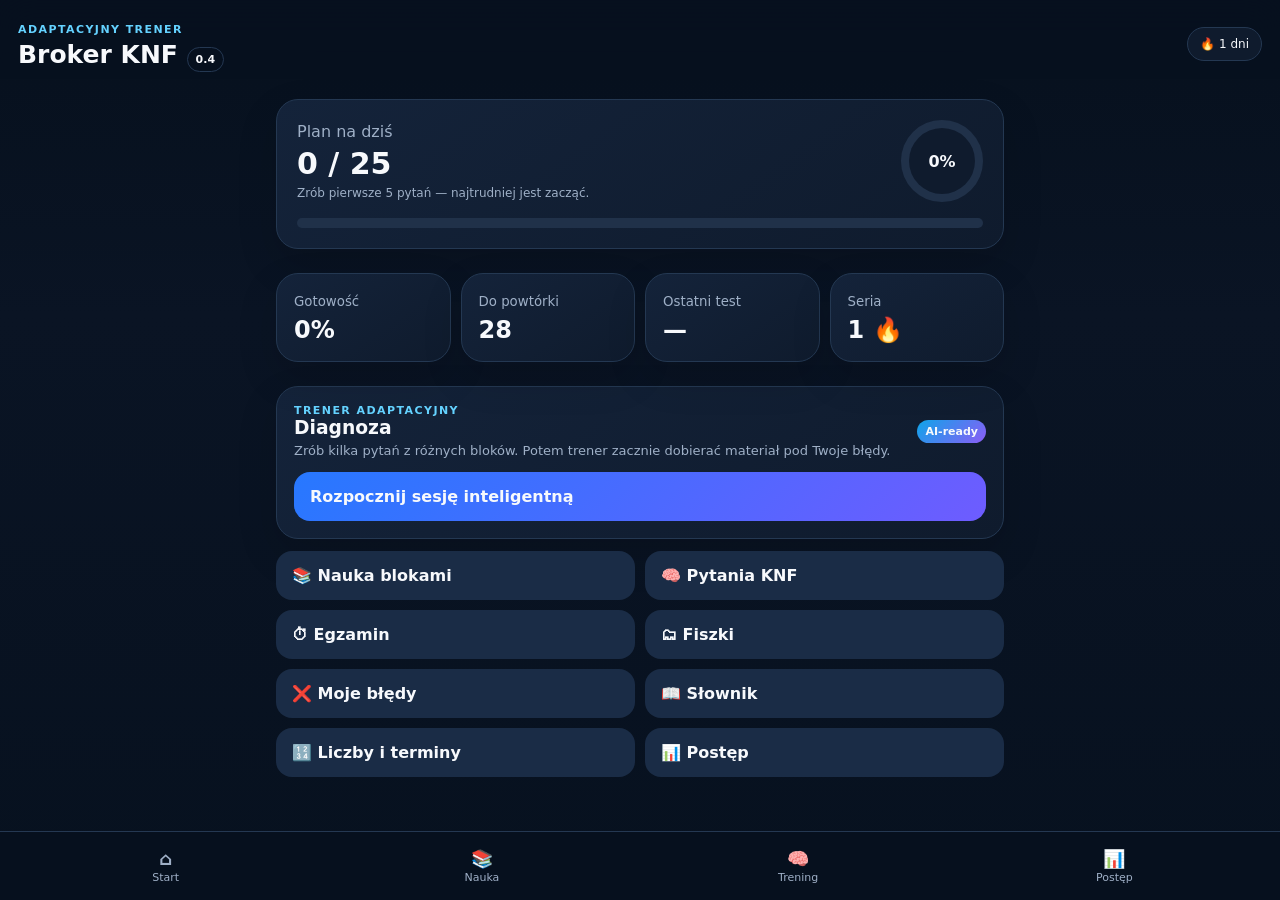
<file: index.html>
<!doctype html>
<html lang="pl">
<head>
<meta charset="utf-8">
<meta name="viewport" content="width=device-width,initial-scale=1,maximum-scale=1,user-scalable=no,viewport-fit=cover">
<meta name="theme-color" content="#0b1220">
<meta name="apple-mobile-web-app-capable" content="yes">
<meta name="apple-mobile-web-app-status-bar-style" content="black-translucent">
<meta name="apple-mobile-web-app-title" content="Broker KNF">
<link rel="manifest" href="manifest.webmanifest">
<link rel="apple-touch-icon" href="icon-192.png">
<title>Broker KNF 0.4</title>
<style>
:root{--bg:#07111f;--panel:#0f1b2d;--panel2:#14233a;--text:#f7f9fc;--muted:#9fb0c7;--accent:#64d2ff;--good:#4ade80;--bad:#fb7185;--warn:#fbbf24;--line:#243852;--r:22px}*{box-sizing:border-box}body{margin:0;font-family:-apple-system,BlinkMacSystemFont,"SF Pro Display",Inter,system-ui,sans-serif;background:linear-gradient(180deg,#06101d,#0a1424 35%,#07111f);color:var(--text);min-height:100vh;padding-bottom:90px}html,body,button,a{touch-action:manipulation}button{font:inherit;color:inherit}.top{padding:calc(18px + env(safe-area-inset-top)) 18px 10px;display:flex;justify-content:space-between;align-items:center;position:sticky;top:0;z-index:5;background:rgba(7,17,31,.88);backdrop-filter:blur(18px)}.brand small,.eyebrow{font-size:11px;letter-spacing:.13em;color:var(--accent);font-weight:800}.brand h1{margin:3px 0 0;font-size:25px}.chip{border:1px solid var(--line);background:var(--panel);padding:9px 12px;border-radius:999px;font-size:12px}.shell{padding:8px 16px 24px;max-width:760px;margin:auto}.view{display:none}.view.active{display:block}.card{background:linear-gradient(145deg,var(--panel2),var(--panel));border:1px solid var(--line);border-radius:var(--r);padding:17px;margin:12px 0;box-shadow:0 16px 40px rgba(0,0,0,.14)}.hero{padding:20px}.heroTop{display:flex;justify-content:space-between;gap:12px;align-items:center}.hero h2{font-size:30px;margin:5px 0}.muted{color:var(--muted)}.ring{width:82px;height:82px;border-radius:50%;display:grid;place-items:center;background:conic-gradient(var(--accent) var(--p,0%),#203149 0);position:relative}.ring:after{content:"";position:absolute;inset:8px;border-radius:50%;background:var(--panel)}.ring span{z-index:1;font-weight:800}.progress{height:10px;background:#203149;border-radius:99px;overflow:hidden}.progress i{display:block;height:100%;width:0;background:linear-gradient(90deg,var(--accent),#a78bfa);border-radius:99px}.grid{display:grid;grid-template-columns:repeat(2,1fr);gap:10px}.metric strong{display:block;font-size:24px;margin-top:6px}.metric small{color:var(--muted)}.actions{display:grid;gap:10px}.btn,button.primary,button.secondary{border:0;border-radius:16px;padding:15px 16px;background:#1a2c46;text-align:left;font-weight:750}.primary{background:linear-gradient(135deg,#2778ff,#6e5cff)!important}.secondary{background:#17263b!important}.btn:active,button:active{transform:scale(.985)}.sectionHead{display:flex;align-items:center;gap:11px;margin:8px 0 12px}.back{width:42px;height:42px;border-radius:14px;border:1px solid var(--line);background:var(--panel);font-size:28px}.sectionHead h2{margin:2px 0}.topic{display:flex;justify-content:space-between;gap:14px;align-items:center}.topic .pct{font-weight:800;color:var(--accent)}.topic h3{margin:0 0 5px}.topic p{margin:0;font-size:13px}.tag{display:inline-block;padding:5px 8px;border-radius:999px;background:#1b3150;color:#b7dafa;font-size:11px;margin-right:5px}.qmeta{display:flex;justify-content:space-between;font-size:12px;color:var(--muted);margin-bottom:10px}.question{font-size:20px;font-weight:750;line-height:1.3;margin:8px 0 16px}.option{width:100%;border:1px solid var(--line);background:#112139;border-radius:15px;padding:13px;margin:6px 0;text-align:left}.option.correct{border-color:var(--good);background:rgba(74,222,128,.11)}.option.wrong{border-color:var(--bad);background:rgba(251,113,133,.11)}.feedback{border-left:3px solid var(--accent);padding:8px 10px 8px 12px;margin-top:10px;line-height:1.38;font-size:14px;background:rgba(100,210,255,.05);border-radius:0 12px 12px 0}.feedback strong{font-size:16px}.answerSummary{display:grid;gap:7px;margin-top:10px}.answerLine{padding:10px 12px;border-radius:12px;background:#101f34;border:1px solid var(--line);font-size:14px}.answerLine.goodLine{border-color:rgba(74,222,128,.5)}.answerLine.badLine{border-color:rgba(251,113,133,.5)}.source{font-size:12px;color:var(--muted);margin-top:8px}.row{display:flex;gap:8px;flex-wrap:wrap}.row button{flex:1;min-width:120px}.good{color:var(--good)}.bad{color:var(--bad)}.warn{color:var(--warn)}.lesson{line-height:1.55}.lesson h3{margin-top:0}.flash{min-height:300px;display:grid;place-items:center;text-align:center;cursor:pointer;padding:28px 22px}.flashInner{width:100%;display:grid;place-items:center;gap:18px}.flash .front{font-size:27px;font-weight:800;line-height:1.25;max-width:620px;margin:auto}.flash .answer{font-size:32px;font-weight:850;color:#dbeafe;line-height:1.2}.flash .flashHint{font-size:13px;color:var(--muted)}.flashActions{margin-top:12px}.hidden{display:none!important}.pill{font-size:11px;padding:5px 8px;border:1px solid var(--line);border-radius:999px}.bottom{position:fixed;left:0;right:0;bottom:0;padding:8px 10px calc(8px + env(safe-area-inset-bottom));display:grid;grid-template-columns:repeat(4,1fr);gap:5px;background:rgba(7,17,31,.93);backdrop-filter:blur(16px);border-top:1px solid var(--line);z-index:10}.bottom button{background:transparent;border:0;padding:8px 3px;font-size:11px;color:var(--muted)}.bottom button b{display:block;font-size:18px;margin-bottom:2px}.modal{position:fixed;inset:0;background:rgba(0,0,0,.64);display:none;align-items:flex-end;z-index:30}.modal.open{display:flex}.sheet{background:#101d30;border-radius:26px 26px 0 0;padding:20px 16px calc(24px + env(safe-area-inset-bottom));width:100%;max-height:88vh;overflow:auto}.sheet textarea{width:100%;min-height:190px;background:#07111f;color:#e6edf8;border:1px solid var(--line);border-radius:15px;padding:12px;font:13px ui-monospace,monospace}.streak{font-weight:800;color:#fbbf24}.tiny{font-size:12px}.empty{text-align:center;color:var(--muted);padding:30px 10px}.examTimer{font-variant-numeric:tabular-nums;font-size:24px;font-weight:800}.danger{background:#492235!important}.aiBadge{background:linear-gradient(135deg,#0ea5e9,#8b5cf6);padding:5px 8px;border-radius:999px;font-size:11px;font-weight:800}a{color:#9bdcff}@media(min-width:700px){.grid{grid-template-columns:repeat(4,1fr)}.actions{grid-template-columns:repeat(2,1fr)}}
.lessonNav{display:flex;gap:7px;overflow-x:auto;padding-bottom:6px;margin-bottom:8px}.lessonNav button{white-space:nowrap;padding:9px 11px;border-radius:999px;border:1px solid var(--line);background:#12233a;font-size:12px}.lessonSection h3{margin:0 0 8px}.lessonSection ul{padding-left:20px;margin-bottom:0}.lessonSection li{margin:7px 0;line-height:1.45}.callout{padding:13px;border:1px solid var(--line);border-radius:14px;background:#0c1a2c;margin:10px 0}.callout.warnbox{border-color:rgba(251,191,36,.45)}.callout.goodbox{border-color:rgba(74,222,128,.45)}details.analysis{margin-top:10px;border:1px solid var(--line);border-radius:12px;padding:9px 11px;background:#0d1b2d}details.analysis summary{cursor:pointer;font-weight:750}.optionExplain{font-size:13px;line-height:1.35;padding:7px 0;border-bottom:1px solid rgba(159,176,199,.12)}.optionExplain:last-child{border-bottom:0}.coverage{font-size:12px;color:var(--muted);margin-top:7px} </style>
</head>
<body>
<header class="top"><div class="brand"><small>ADAPTACYJNY TRENER</small><h1>Broker KNF <span class="pill">0.4</span></h1></div><div class="chip">🔥 <span id="streakTop">0</span> dni</div></header>
<main class="shell">
<section id="dashboard" class="view active">
  <div class="card hero"><div class="heroTop"><div><div class="muted">Plan na dziś</div><h2><span id="todayDone">0</span> / <span id="dailyGoal">25</span></h2><div class="tiny muted" id="motivation">Zacznij od krótkiej sesji.</div></div><div class="ring" id="ring"><span id="readiness">0%</span></div></div><div class="progress" style="margin-top:16px"><i id="todayBar"></i></div></div>
  <div class="grid"><div class="card metric"><small>Gotowość</small><strong id="readyMetric">0%</strong></div><div class="card metric"><small>Do powtórki</small><strong id="dueMetric">0</strong></div><div class="card metric"><small>Ostatni test</small><strong id="lastScore">—</strong></div><div class="card metric"><small>Seria</small><strong><span id="streakMetric">0</span> 🔥</strong></div></div>
  <div class="card"><div class="topic"><div><div class="eyebrow">TRENER ADAPTACYJNY</div><h3 id="coachTitle">Diagnoza</h3><p class="muted" id="coachText">Najpierw poznamy Twoje mocne i słabe obszary.</p></div><span class="aiBadge">AI-ready</span></div><button class="primary" id="smartStart" style="width:100%;margin-top:14px">Rozpocznij sesję inteligentną</button></div>
  <div class="actions"><button class="btn" data-go="learn">📚 Nauka blokami</button><button class="btn" data-go="quiz">🧠 Pytania KNF</button><button class="btn" data-go="exam">⏱ Egzamin</button><button class="btn" data-go="flashcards">🗂 Fiszki</button><button class="btn" data-go="mistakes">❌ Moje błędy</button><button class="btn" data-go="glossary">📖 Słownik</button><button class="btn" data-go="numbers">🔢 Liczby i terminy</button><button class="btn" data-go="stats">📊 Postęp</button></div>
</section>
<section id="learn" class="view"><div class="sectionHead"><button class="back" data-go="dashboard">‹</button><div><div class="eyebrow">PROGRAM NAUKI</div><h2>Bloki tematyczne</h2></div></div><div id="blocks"></div></section>
<section id="lesson" class="view"><div class="sectionHead"><button class="back" data-go="learn">‹</button><div><div class="eyebrow">MIKROLEKCJA</div><h2 id="lessonTitle">Lekcja</h2></div></div><div id="lessonBody"></div></section>
<section id="quiz" class="view"><div class="sectionHead"><button class="back" id="quizBack">‹</button><div><div class="eyebrow" id="quizEyebrow">ADAPTACYJNE PYTANIA</div><h2 id="quizTitle">Trening</h2></div></div><div class="row" id="quizModes"><button class="secondary" id="modeSmart">🎯 Inteligentny</button><button class="secondary" id="modeRandom">🔀 Losowy</button><button class="secondary" id="modeWeak">🩹 Słabe tematy</button></div><div id="quizBox"></div></section>
<section id="exam" class="view"><div class="sectionHead"><button class="back" data-go="dashboard">‹</button><div><div class="eyebrow">SYMULACJA KNF</div><h2>Egzamin</h2></div></div><div class="card"><p>Docelowy format: <strong>100 pytań / 120 minut / próg 75 pkt</strong>. W wersji 0.2 baza jest jeszcze mała, więc symulacja wykorzystuje dostępne pytania.</p><div class="row"><button class="primary" id="startExam">Rozpocznij</button><span class="examTimer" id="timer">120:00</span></div></div><div id="examBox"></div></section>
<section id="flashcards" class="view"><div class="sectionHead"><button class="back" data-go="dashboard">‹</button><div><div class="eyebrow">SPACED REPETITION</div><h2>Fiszki</h2></div></div><div id="flashBox"></div></section>
<section id="mistakes" class="view"><div class="sectionHead"><button class="back" data-go="dashboard">‹</button><div><div class="eyebrow">TWÓJ PROFIL BŁĘDÓW</div><h2>Moje błędy</h2></div></div><div id="mistakesBox"></div></section>
<section id="glossary" class="view"><div class="sectionHead"><button class="back" data-go="dashboard">‹</button><div><div class="eyebrow">SZYBKIE POWTÓRKI</div><h2>Słownik</h2></div></div><div id="glossaryBox"></div></section>
<section id="numbers" class="view"><div class="sectionHead"><button class="back" data-go="dashboard">‹</button><div><div class="eyebrow">PAMIĘCIOWE</div><h2>Liczby i terminy</h2></div></div><div id="numbersBox"></div></section>
<section id="stats" class="view"><div class="sectionHead"><button class="back" data-go="dashboard">‹</button><div><div class="eyebrow">ANALIZA</div><h2>Postęp</h2></div></div><div id="statsBox"></div></section>
</main>
<nav class="bottom"><button data-go="dashboard"><b>⌂</b>Start</button><button data-go="learn"><b>📚</b>Nauka</button><button data-go="quiz"><b>🧠</b>Trening</button><button data-go="stats"><b>📊</b>Postęp</button></nav>
<div class="modal" id="aiModal"><div class="sheet"><div class="topic"><div><div class="eyebrow">TUTOR AI</div><h2 style="margin:3px 0">Pomóż mi zrozumieć</h2></div><button class="back" id="closeAi">×</button></div><p class="muted">Na razie bez płatnego API: aplikacja przygotowuje precyzyjny prompt do ChatGPT. Tutor wykorzystuje dane o Twojej skuteczności w danym bloku, żeby prompt był dopasowany do tego, co sprawia Ci trudność. Bezpłatnie działa przez kopiowanie promptu do ChatGPT.</p><textarea id="aiPrompt"></textarea><div class="row"><button class="primary" id="copyPrompt">Kopiuj prompt</button><button class="secondary" id="openChat">Otwórz ChatGPT</button></div></div></div>
<script>
const SOURCES={"exam":"Rozporządzenie MF z 23.04.2019 r., Dz.U. 2019 poz. 879","distribution":"Ustawa o dystrybucji ubezpieczeń — t.j. Dz.U. 2026 poz. 12 (z późn. zm.)","activity":"Ustawa o działalności ubezpieczeniowej i reasekuracyjnej — t.j. Dz.U. 2025 poz. 1526","mandatory":"Ustawa o ubezpieczeniach obowiązkowych, UFG i PBUK — t.j. Dz.U. 2026 poz. 783","rf":"Ustawa o rozpatrywaniu reklamacji, Rzeczniku Finansowym i FEF — t.j. Dz.U. 2026 poz. 823","kc":"Kodeks cywilny — w szczególności przepisy o czynnościach prawnych, zobowiązaniach i umowie ubezpieczenia","scope":"Załącznik nr 2 do rozporządzenia MF z 23.04.2019 r. — zakres tematów egzaminu"};
const blocks=[{"id":"history","title":"Fundamenty i historia ubezpieczeń","desc":"Funkcje, zasady, historia, rozwój rynku i sens ekonomiczny ubezpieczeń.","priority":2,"lesson":{"intro":"Ten blok porządkuje język całego egzaminu. Zrozumienie po co istnieją ubezpieczenia ułatwia później prawo, produkty i zarządzanie ryzykiem.","sections":[{"title":"1. Mechanizm ubezpieczenia","body":["Ubezpieczenie nie usuwa ryzyka. Organizuje finansowanie skutków zdarzeń losowych przez wspólnotę ryzyka i zakład ubezpieczeń.","Składka jest ceną ochrony, a świadczenie lub odszkodowanie jest wypłacane po zajściu przewidzianego w umowie wypadku ubezpieczeniowego.","W ubezpieczeniach majątkowych kluczowe jest powiązanie świadczenia ze szkodą i zakresem odpowiedzialności; w ubezpieczeniach osobowych świadczenie może być z góry określone."]},{"title":"2. Funkcje ubezpieczeń","body":["Ochronna: zapewnienie ochrony przed finansowymi skutkami ryzyka.","Finansowa: gromadzenie składek i tworzenie funduszy potrzebnych do wypłat oraz prowadzenia działalności.","Prewencyjna: oddziaływanie na ograniczanie częstotliwości lub rozmiaru szkód, np. przez wymagania bezpieczeństwa i ocenę ryzyka."]},{"title":"3. Zasady ochrony","body":["Pewność: ochrona ma być realna i możliwa do wykonania.","Pełność: zakres ochrony powinien odpowiadać potrzebie ubezpieczeniowej w granicach umowy.","Powszechność: ochrona powinna być dostępna dla możliwie szerokiej grupy ryzyk/podmiotów.","Szybkość: likwidacja szkody i wypłata powinny następować sprawnie, z zachowaniem wymogów prawa i umowy."]},{"title":"4. Rozwój współczesnego rynku","body":["Zakres egzaminu obejmuje koncentrację rynku, interwencjonizm państwa, rozwój reasekuracji i działalności lokacyjnej.","Współczesne ubezpieczenia są silnie regulowane, kapitałochłonne i technologiczne. Coraz większą rolę odgrywają dane, automatyzacja, cyberryzyka i rozwiązania cyfrowe."]}],"remember":["Ubezpieczenie transferuje ekonomiczne skutki ryzyka — nie likwiduje samego ryzyka.","Funkcje: ochronna, finansowa, prewencyjna.","Historia i rozwój rynku są wprost wpisane do oficjalnego zakresu egzaminu."],"traps":["Nie utożsamiaj funkcji prewencyjnej z gwarancją, że szkoda nie wystąpi.","Nie myl świadczenia ubezpieczeniowego z odszkodowaniem — w ubezpieczeniach osobowych świadczenie nie musi odpowiadać rozmiarowi szkody."],"example":"Firma może ograniczyć ryzyko pożaru instalując zabezpieczenia (prewencja), a pozostały skutek finansowy przenieść na ubezpieczyciela (transfer).","sources":[{"label":"Oficjalny zakres egzaminu — załącznik nr 2","url":"https://eli.gov.pl/api/acts/DU/2019/879/text.html"}]}},{"id":"civil","title":"Prawo cywilne i umowa ubezpieczenia","desc":"Czynności prawne, zobowiązania, szkoda, OC, zawarcie i wykonywanie umowy ubezpieczenia.","priority":5,"lesson":{"intro":"To jeden z najważniejszych bloków. W pytaniach KNF prawo cywilne jest zwykle testowane przez krótkie sytuacje: kto jest stroną, co było oświadczeniem woli, kiedy powstała odpowiedzialność i jaki jest skutek naruszenia.","sections":[{"title":"1. Zdolność i czynności prawne","body":["Zdolność prawna to możliwość bycia podmiotem praw i obowiązków. Zdolność do czynności prawnych dotyczy samodzielnego kształtowania swojej sytuacji prawnej przez czynności prawne.","Umowa powstaje przez zgodne oświadczenia woli stron. Znaczenie ma również forma czynności, umocowanie przedstawiciela i ewentualne wady oświadczenia woli."]},{"title":"2. Swoboda umów","body":["Strony mogą ułożyć stosunek prawny według swojego uznania, ale treść lub cel nie mogą sprzeciwiać się właściwości stosunku, ustawie ani zasadom współżycia społecznego.","W praktyce ubezpieczeniowej swoboda umów jest ograniczona m.in. przepisami bezwzględnie obowiązującymi, ochroną konsumenta i regulacjami sektorowymi."]},{"title":"3. Szkoda i odpowiedzialność","body":["Odpowiedzialność kontraktowa wiąże się z niewykonaniem lub nienależytym wykonaniem zobowiązania. Odpowiedzialność deliktowa wynika z czynu niedozwolonego.","Przy analizie szkody oddziel zdarzenie, podstawę odpowiedzialności, związek przyczynowy i rozmiar szkody."]},{"title":"4. Umowa ubezpieczenia","body":["Ubezpieczyciel zobowiązuje się — w zakresie działalności swego przedsiębiorstwa — spełnić określone świadczenie w razie zajścia przewidzianego w umowie wypadku, a ubezpieczający zobowiązuje się zapłacić składkę.","OWU porządkują standardową treść ochrony, ale trzeba je czytać razem z polisą, klauzulami, wnioskiem i innymi dokumentami tworzącymi umowę.","Zawsze rozróżniaj: ubezpieczającego, ubezpieczonego, uposażonego/uprawnionego oraz osobę trzecią poszkodowaną."]},{"title":"5. Jak rozwiązywać pytania","body":["Najpierw ustal rodzaj stosunku prawnego.","Potem zidentyfikuj strony i ich role.","Na końcu ustal zdarzenie, obowiązek i konsekwencję prawną. Nie zaczynaj od szukania „znanego słowa” w odpowiedziach."]}],"remember":["Umowa ubezpieczenia = obowiązek ochrony/świadczenia po stronie ubezpieczyciela + obowiązek zapłaty składki po stronie ubezpieczającego.","OWU nie są „całą polisą”; są jednym z elementów treści umowy.","Kontraktowa i deliktowa odpowiedzialność mają inne źródła."],"traps":["Ubezpieczający nie zawsze jest ubezpieczonym.","Poszkodowany z OC nie musi być stroną umowy ubezpieczenia.","Samo wystąpienie szkody nie przesądza jeszcze o odpowiedzialności ubezpieczyciela — trzeba sprawdzić zakres ochrony i przesłanki odpowiedzialności."],"example":"Pracodawca zawiera ubezpieczenie grupowe na rzecz pracowników. Pracodawca może być ubezpieczającym, a pracownicy — ubezpieczonymi.","sources":[{"label":"Kodeks cywilny — tekst aktu","url":"https://eli.gov.pl/eli/DU/1964/93/ogl"},{"label":"Zakres egzaminu","url":"https://eli.gov.pl/api/acts/DU/2019/879/text.html"}]}},{"id":"broker","title":"Broker i dystrybucja ubezpieczeń","desc":"Status brokera, czynności brokerskie, wymagania i potrzeby klienta, etyka i dokumentacja.","priority":5,"lesson":{"intro":"Broker ma reprezentować interes klienta w procesie dystrybucji. Na egzaminie ważniejsze od definicji jest rozumienie sekwencji działania: rozpoznanie potrzeb → analiza rynku → rekomendacja → zawarcie/obsługa → dokumentacja.","sections":[{"title":"1. Dystrybucja ubezpieczeń","body":["Dystrybucja obejmuje czynności prowadzące do zawarcia umowy ubezpieczenia, pomoc w jej administrowaniu i wykonywaniu oraz — w odpowiednim zakresie — pomoc przy roszczeniach.","Broker ubezpieczeniowy jest pośrednikiem działającym na podstawie zezwolenia i wpisu do rejestru, wykonującym czynności brokerskie."]},{"title":"2. Wymagania i potrzeby klienta","body":["Przed zawarciem umowy dystrybutor powinien określić wymagania i potrzeby klienta na podstawie uzyskanych informacji.","Proponowany produkt ma być zgodny z tymi wymaganiami i potrzebami. Jeżeli broker udziela rekomendacji, powinna ona wskazywać, dlaczego rekomendowany produkt najlepiej spełnia potrzeby klienta w ramach przeprowadzonej analizy."]},{"title":"3. Analiza brokerska","body":["W praktyce broker zbiera dane o ryzyku, określa oczekiwany zakres, przygotowuje zapytanie/slip, analizuje oferty i rekomenduje rozwiązanie.","Ważne jest dokumentowanie założeń, kryteriów wyboru oraz różnic między ofertami — to ogranicza ryzyko błędu zawodowego."]},{"title":"4. Etyka i konflikt interesów","body":["Broker powinien identyfikować i ograniczać konflikty interesów, działać profesjonalnie i uczciwie oraz nie pozwalać, by sposób wynagradzania wypaczał rekomendację.","Na egzaminie pytania często przeciwstawiają interes klienta interesowi prowizyjnemu. Sam fakt otrzymywania wynagrodzenia nie zwalnia z obowiązków wobec klienta."]},{"title":"5. Dokumenty brokerskie","body":["Oferta brokerska opisuje usługę brokera. Slip przedstawia ryzyko i oczekiwane warunki rynkowi. Nota prowizoryczna i rozliczenia służą obsłudze finansowej współpracy.","Dokument ubezpieczenia potwierdza zawarcie i warunki ochrony. Trzeba umieć rozróżnić funkcję dokumentu od jego potocznej nazwy."]},{"title":"6. Doskonalenie zawodowe","body":["Osoby wykonujące czynności brokerskie mają obowiązek doskonalenia zawodowego. Ustawa przewiduje co najmniej 15 godzin szkolenia zawodowego rocznie dla wskazanych osób wykonujących czynności dystrybucyjne."]}],"remember":["Najpierw wymagania i potrzeby klienta, potem produkt/rekomendacja.","Slip = prezentacja ryzyka i oczekiwanej ochrony dla rynku.","Minimum ustawowe doskonalenia zawodowego: 15 godzin rocznie dla osób objętych art. 12 ustawy."],"traps":["Nie wybieraj odpowiedzi sugerującej, że najwyższa prowizja jest kryterium nadrzędnym.","Nie utożsamiaj brokera z agentem — broker i agent mają odmienny status i relację z rynkiem."],"example":"Klient chce zabezpieczyć zakład produkcyjny. Broker najpierw zbiera informacje o majątku i procesach, potem opisuje ryzyko w slipie, zbiera oferty i dopiero na tej podstawie rekomenduje wariant.","sources":[{"label":"Ustawa o dystrybucji ubezpieczeń — t.j. 2026","url":"https://eli.gov.pl/eli/DU/2026/12/ogl"},{"label":"Zakres egzaminu","url":"https://eli.gov.pl/api/acts/DU/2019/879/text.html"}]}},{"id":"mandatory","title":"Ubezpieczenia obowiązkowe, UFG, PBUK i RF","desc":"OC komunikacyjne, OC rolników, budynki rolnicze, UFG, PBUK i ochrona klienta.","priority":5,"lesson":{"intro":"Ten blok jest bardzo „egzaminowy”, bo łatwo pomylić role instytucji. Kluczem jest pytanie: kto odpowiada za jaki typ zdarzenia i w jakim trybie?","sections":[{"title":"1. Co jest ubezpieczeniem obowiązkowym","body":["Ubezpieczenie jest obowiązkowe, gdy obowiązek zawarcia umowy wynika z ustawy lub ratyfikowanej umowy międzynarodowej.","Ustawa wymienia m.in. OC posiadaczy pojazdów mechanicznych, OC rolników oraz ubezpieczenie budynków wchodzących w skład gospodarstwa rolnego od ognia i innych zdarzeń losowych."]},{"title":"2. UFG — idea","body":["UFG pełni funkcje gwarancyjne określone ustawą. W typowych sytuacjach komunikacyjnych znaczenie ma m.in. szkoda wyrządzona przez nieubezpieczonego sprawcę lub sprawcę, którego nie ustalono — z zastrzeżeniem szczegółowych warunków ustawy.","Fundusz realizuje także inne zadania systemowe, w tym związane z niewypłacalnością zakładów ubezpieczeń w przypadkach określonych prawem."]},{"title":"3. PBUK — idea","body":["PBUK funkcjonuje w systemie międzynarodowego ubezpieczenia odpowiedzialności cywilnej posiadaczy pojazdów.","Przy pytaniu o PBUK zwracaj uwagę na element transgraniczny, biura narodowe, Zieloną Kartę, reprezentantów do spraw roszczeń i zasady likwidacji szkód międzynarodowych."]},{"title":"4. Rzecznik Finansowy","body":["Rzecznik Finansowy działa na rzecz ochrony klientów podmiotów rynku finansowego. Ustawa reguluje m.in. reklamacje oraz działania Rzecznika.","Na egzaminie rozróżniaj reklamację składaną do podmiotu rynku finansowego od późniejszego wsparcia/interwencji Rzecznika."]},{"title":"5. Jak nie pomylić instytucji","body":["UFG: myśl „gwarancja systemu i szczególne przypadki braku skutecznej ochrony”.","PBUK: myśl „ruch transgraniczny i system biur komunikacyjnych”.","Rzecznik Finansowy: myśl „ochrona klienta, reklamacje, wsparcie w sporze”.","KNF: myśl „nadzór nad rynkiem”."]}],"remember":["UFG ≠ PBUK ≠ Rzecznik Finansowy ≠ KNF.","Element międzynarodowy w szkodzie komunikacyjnej jest silną wskazówką do analizy roli PBUK.","Ubezpieczenie obowiązkowe istnieje dlatego, że obowiązek wynika z przepisu prawa lub ratyfikowanej umowy międzynarodowej."],"traps":["Nie zakładaj, że każda szkoda od nieznanego sprawcy jest pokrywana identycznie — zakres świadczeń zależy od ustawowych przesłanek.","Rzecznik Finansowy nie jest organem nadzoru nad rynkiem; tę funkcję pełni KNF."],"example":"Jeżeli poszkodowany w Polsce ma roszczenie po kolizji z nieubezpieczonym pojazdem, analizujesz przepisy o UFG. Jeżeli szkoda ma charakter transgraniczny i uruchamia system biur narodowych — analizujesz PBUK.","sources":[{"label":"Ubezpieczenia obowiązkowe, UFG i PBUK — t.j. 2026","url":"https://eli.gov.pl/eli/DU/2026/783/ogl"},{"label":"Rzecznik Finansowy — t.j. 2026","url":"https://eli.gov.pl/eli/DU/2026/823/ogl"}]}},{"id":"products","title":"Produkty ubezpieczeniowe i zarządzanie ryzykiem","desc":"Identyfikacja ryzyka, program ochrony, ubezpieczenia majątkowe/osobowe, CAR/EAR/MB i klauzule.","priority":4,"lesson":{"intro":"Tu chodzi o połączenie procesu zarządzania ryzykiem z doborem produktu. Nie ucz się nazw polis w oderwaniu od tego, jakie ryzyko mają finansować.","sections":[{"title":"1. Proces zarządzania ryzykiem","body":["Identyfikacja: co może się zdarzyć?","Ocena: jak prawdopodobne jest zdarzenie i jak duży może być skutek?","Postępowanie z ryzykiem: unikanie, redukcja/prewencja, retencja lub transfer.","Monitoring: czy profil ryzyka i zabezpieczenia się zmieniły?"]},{"title":"2. Program ubezpieczeniowy","body":["Program ochrony powinien odpowiadać rzeczywistym ekspozycjom klienta, limitom odpowiedzialności, udziałom własnym, zakresowi terytorialnemu i sposobowi prowadzenia działalności.","Najlepsza cena nie jest automatycznie najlepszym programem — kluczowa jest relacja zakresu do potrzeb i ryzyka."]},{"title":"3. Podstawowe grupy produktów","body":["Majątkowe chronią interes majątkowy związany z mieniem lub odpowiedzialnością.","Osobowe dotyczą życia, zdrowia lub następstw określonych zdarzeń dotyczących osoby.","OC finansuje odpowiedzialność ubezpieczonego wobec osób trzecich w granicach umowy i prawa."]},{"title":"4. Produkty techniczne","body":["CAR jest kojarzone z ryzykami budowlano-montażowymi po stronie robót budowlanych; EAR z ryzykami montażowymi/instalacyjnymi.","Machinery Breakdown (MB) dotyczy szkód w maszynach wynikających z określonych awarii/uszkodzeń objętych zakresem.","Na egzaminie ważniejszy od rozwinięcia skrótu bywa właściwy przedmiot i faza ryzyka."]},{"title":"5. Limity i franszyzy","body":["Limit odpowiedzialności ogranicza maksymalną odpowiedzialność ubezpieczyciela zgodnie z umową.","Udział własny/franszyza wpływają na to, jaka część szkody pozostaje po stronie ubezpieczonego. Czytaj definicję w konkretnych OWU — nazwy rynkowe mogą być stosowane różnie."]}],"remember":["Kolejność: identyfikacja → ocena → metoda postępowania → monitoring.","Produkt dobierasz do ryzyka i potrzeb, nie do samej nazwy.","CAR/EAR/MB rozróżniaj przez przedmiot i fazę ryzyka."],"traps":["Ubezpieczenie nie zastępuje zarządzania ryzykiem.","Nie zakładaj, że „all risks” oznacza dosłownie każde możliwe ryzyko — zakres nadal wynika z umowy, definicji i wyłączeń."],"example":"Zakład ma ryzyko pożaru, awarii maszyn i przerwy w działalności. Jeden produkt może nie pokrywać wszystkich skutków; program może składać się z kilku uzupełniających się ubezpieczeń.","sources":[{"label":"Zakres egzaminu — produkty i zarządzanie ryzykiem","url":"https://eli.gov.pl/api/acts/DU/2019/879/text.html"},{"label":"Podział ryzyk — ustawa o działalności ubezpieczeniowej","url":"https://eli.gov.pl/eli/DU/2025/1526/ogl"}]}},{"id":"reinsurance","title":"Reasekuracja i koasekuracja","desc":"Podział ryzyka, reasekuracja fakultatywna i umowna, proporcjonalna i nieproporcjonalna, retrocesja.","priority":3,"lesson":{"intro":"Najpierw zapamiętaj relacje stron. Koasekuracja działa na poziomie pierwotnej umowy ubezpieczenia. Reasekuracja jest relacją pomiędzy zakładem ubezpieczeń a reasekuratorem.","sections":[{"title":"1. Koasekuracja","body":["Kilku ubezpieczycieli uczestniczy w ochronie tego samego ryzyka według uzgodnionego podziału.","Z punktu widzenia egzaminu najważniejsze jest odróżnienie jej od reasekuracji: w koasekuracji podział następuje na poziomie pierwotnego ubezpieczenia."]},{"title":"2. Reasekuracja","body":["Cedent przekazuje część ryzyka reasekuratorowi. Ubezpieczający co do zasady nie staje się przez to stroną umowy reasekuracji.","Reasekuracja stabilizuje wyniki, zwiększa zdolność przyjmowania ryzyk i ogranicza skutki dużych lub skumulowanych szkód."]},{"title":"3. Fakultatywna i obligatoryjna","body":["Fakultatywna dotyczy indywidualnie negocjowanego ryzyka lub określonej ekspozycji.","Umowna/treaty obejmuje z góry określony portfel lub kategorię ryzyk zgodnie z warunkami traktatu reasekuracyjnego."]},{"title":"4. Proporcjonalna i nieproporcjonalna","body":["W proporcjonalnej podział składki i szkód wiąże się z ustaloną proporcją udziału.","W nieproporcjonalnej odpowiedzialność reasekuratora uruchamia się po przekroczeniu określonego poziomu szkody/straty według konstrukcji umowy."]},{"title":"5. Retrocesja i fronting","body":["Retrocesja to dalsze przekazanie ryzyka przez reasekuratora innemu reasekuratorowi.","Fronting to konstrukcja, w której zakład wystawia polisę, a znaczna część ryzyka jest następnie przekazywana reasekuracyjnie; szczegóły zależą od struktury programu."]}],"remember":["Koasekuracja = kilku ubezpieczycieli na poziomie ochrony pierwotnej.","Reasekuracja = ubezpieczyciel przekazuje część ryzyka reasekuratorowi.","Retrocesja = reasekurator przekazuje dalej część własnego ryzyka."],"traps":["Nie zakładaj, że ubezpieczony ma bezpośrednie roszczenie do reasekuratora tylko dlatego, że jego ryzyko zostało reasekurowane.","Fakultatywna ≠ proporcjonalna. To różne osie klasyfikacji."],"example":"Ubezpieczyciel obejmuje fabrykę ochroną na 500 mln zł, ale chce ograniczyć własną ekspozycję. Może przekazać część odpowiedzialności reasekuratorowi, zachowując relację z klientem.","sources":[{"label":"Zakres egzaminu — reasekuracja i koasekuracja","url":"https://eli.gov.pl/api/acts/DU/2019/879/text.html"},{"label":"Ustawa o działalności ubezpieczeniowej i reasekuracyjnej","url":"https://eli.gov.pl/eli/DU/2025/1526/ogl"}]}},{"id":"finance","title":"Finanse, wypłacalność i analiza zakładu","desc":"SCR, MCR, środki własne, rezerwy, bilans, rachunek wyników i ocena zakładu.","priority":3,"lesson":{"intro":"Nie musisz być aktuariuszem, ale musisz rozumieć język wypłacalności. Egzamin sprawdza rozróżnienie kategorii, a nie tylko skróty.","sections":[{"title":"1. SCR i MCR","body":["SCR (Solvency Capital Requirement) to kapitałowy wymóg wypłacalności — poziom kapitału powiązany z profilem ryzyka zakładu.","MCR (Minimum Capital Requirement) to minimalny wymóg kapitałowy. Jest odrębnym, niższym poziomem bezpieczeństwa regulacyjnego, którego naruszenie wiąże się z silniejszą reakcją nadzorczą."]},{"title":"2. Środki własne","body":["Wypłacalność nie jest tym samym co wynik finansowy. Zakład potrzebuje odpowiednich środków własnych kwalifikowanych do pokrycia wymogów kapitałowych.","Na egzaminie zwracaj uwagę na różnicę między „wymogiem” a „środkami na jego pokrycie”."]},{"title":"3. Rezerwy techniczno-ubezpieczeniowe","body":["Rezerwy odzwierciedlają zobowiązania ubezpieczeniowe i przyszłe wypłaty wynikające z portfela.","Zakres egzaminu rozróżnia rezerwy dla celów wypłacalności i dla celów rachunkowości — nie zakładaj, że są identyczną kategorią."]},{"title":"4. Bilans i rachunek wyników","body":["Bilans pokazuje stan aktywów, zobowiązań i kapitałów na określony dzień. Rachunek zysków i strat pokazuje wynik osiągnięty w okresie.","Przy analizie zakładu ważne są także techniczny rachunek ubezpieczeń oraz raporty o wypłacalności i kondycji finansowej."]},{"title":"5. Ocena zakładu przez brokera","body":["Broker nie powinien patrzeć wyłącznie na cenę. Zakres egzaminu wskazuje również sytuację finansową, jakość usługi, zakres oferty i dostosowanie do potrzeb klientów."]}],"remember":["SCR = kapitałowy wymóg wypłacalności.","MCR = minimalny wymóg kapitałowy.","Wymóg kapitałowy to nie to samo co środki własne na jego pokrycie."],"traps":["Nie utożsamiaj rezerw techniczno-ubezpieczeniowych z kapitałem własnym.","Nie oceniaj stabilności zakładu tylko przez zysk za jeden okres."],"example":"Zakład może wykazać zysk, a jednocześnie mieć problem z adekwatnością kapitałową. Wynik finansowy i wypłacalność odpowiadają na różne pytania.","sources":[{"label":"Ustawa o działalności ubezpieczeniowej i reasekuracyjnej","url":"https://eli.gov.pl/eli/DU/2025/1526/ogl"},{"label":"Zakres egzaminu","url":"https://eli.gov.pl/api/acts/DU/2019/879/text.html"}]}},{"id":"market","title":"Rynek, nadzór, zakłady i prawo UE","desc":"KNF, zakłady ubezpieczeń, aktuariusze, jednolity rynek UE, źródła prawa i nadzór.","priority":4,"lesson":{"intro":"Ten blok pokazuje, kto jest kim na rynku. Pytania często sprawdzają kompetencje instytucji albo to, czy dana rola należy do zakładu, brokera, aktuariusza, UFG, PBUK czy nadzoru.","sections":[{"title":"1. Źródła prawa","body":["Prawo ubezpieczeniowe tworzą przepisy krajowe i unijne. W praktyce egzaminacyjnej szczególnie ważne są ustawy sektorowe, Kodeks cywilny oraz akty wykonawcze.","Regulacje UE wpływają m.in. na dystrybucję, wypłacalność, swobodę świadczenia usług i ochronę klienta."]},{"title":"2. Zakład ubezpieczeń","body":["Zakład ubezpieczeń prowadzi działalność ubezpieczeniową w granicach zezwolenia i odpowiednich działów/grup ubezpieczeń.","Dział I obejmuje ubezpieczenia na życie, a Dział II pozostałe ubezpieczenia osobowe i ubezpieczenia majątkowe."]},{"title":"3. KNF","body":["Komisja Nadzoru Finansowego sprawuje nadzór nad rynkiem w zakresie określonym ustawami.","Na egzaminie oddziel funkcję nadzorczą od funkcji rozpatrywania indywidualnych sporów klienta z ubezpieczycielem."]},{"title":"4. Aktuariusz","body":["Aktuariusz wykonuje specjalistyczne zadania dotyczące m.in. oceny zobowiązań, ryzyka i zagadnień aktuarialnych określonych prawem i systemem zarządzania zakładu.","Nie jest pośrednikiem ani organem nadzoru."]},{"title":"5. Rynek europejski","body":["Jednolity rynek umożliwia działalność transgraniczną zgodnie z zasadami prawa UE i mechanizmami nadzoru.","W pytaniach zwracaj uwagę na rozróżnienie działalności krajowej, oddziału i świadczenia usług transgranicznych."]}],"remember":["KNF = nadzór. Rzecznik Finansowy = ochrona klienta i wsparcie w sporach.","Dział I = życie; Dział II = pozostałe osobowe i majątkowe.","Aktuariusz pełni funkcję specjalistyczną w zakładzie, nie jest dystrybutorem."],"traps":["Nie przypisuj KNF roli sądu lub rzecznika klienta.","Nie myl podziału na Dział I/Dział II z kategoriami brokera ubezpieczeniowego/reasekuracyjnego."],"example":"Pytanie „kto nadzoruje zakład?” prowadzi do KNF. Pytanie „kto wspiera klienta w sporze po reklamacji?” prowadzi do Rzecznika Finansowego.","sources":[{"label":"Ustawa o działalności ubezpieczeniowej i reasekuracyjnej","url":"https://eli.gov.pl/eli/DU/2025/1526/ogl"},{"label":"Ustawa o dystrybucji ubezpieczeń","url":"https://eli.gov.pl/eli/DU/2026/12/ogl"}]}},{"id":"exam","title":"Technika egzaminacyjna","desc":"Format egzaminu, próg, zarządzanie czasem i strategia odpowiedzi.","priority":4,"lesson":{"intro":"Technika nie zastąpi wiedzy, ale pozwala nie tracić punktów przez tempo i chaos. Trening w aplikacji ma docelowo odtwarzać realny format egzaminu.","sections":[{"title":"1. Format","body":["Egzamin dla brokera jest testem jednokrotnego wyboru złożonym ze 100 pytań.","Czas: 120 minut. Każda prawidłowa odpowiedź to 1 punkt, a błędna odpowiedź lub brak odpowiedzi to 0 punktów.","Do zdania trzeba uzyskać co najmniej 75 punktów."]},{"title":"2. Tempo","body":["Średnio masz 72 sekundy na pytanie. Nie oznacza to, że każde pytanie powinno zająć tyle samo.","Najpierw zbieraj punkty z pytań pewnych, a trudne oznaczaj mentalnie do ponownego sprawdzenia."]},{"title":"3. Czytanie pytania","body":["Zwracaj uwagę na słowa: „zawsze”, „wyłącznie”, „co najmniej”, „nie”, „najlepiej”. Jedno słowo może zmienić sens odpowiedzi.","Przy pytaniach prawnych określ stan faktyczny, rolę podmiotu i podstawę prawną zanim wybierzesz odpowiedź."]},{"title":"4. Strategia ostatnich tygodni","body":["Najpierw zbuduj rozumienie bloków. Potem zwiększ udział pytań. W ostatnich tygodniach dominują pełne symulacje i analiza błędów.","Każdy błąd powinien kończyć się odpowiedzią na pytanie: czego nie wiedziałem — definicji, wyjątku, roli instytucji, terminu czy sposobu czytania pytania?"]}],"remember":["100 pytań, 120 minut, próg 75 punktów.","Błędna odpowiedź nie daje punktu ujemnego.","Analiza błędów jest częścią nauki, nie tylko wynikiem testu."],"traps":["Nie poświęcaj kilku minut jednemu pytaniu kosztem całego testu.","Nie zmieniaj pewnej odpowiedzi wyłącznie z powodu stresu — zmiana powinna wynikać z konkretnej przesłanki."],"example":"Jeżeli po 60 minutach masz rozwiązane 55 pytań, jesteś blisko średniego tempa. Jeżeli masz 25, trzeba skrócić czas na pojedyncze trudne pytania.","sources":[{"label":"Rozporządzenie egzaminacyjne","url":"https://eli.gov.pl/api/acts/DU/2019/879/text.html"},{"label":"Aktualne testy KNF","url":"https://www.knf.gov.pl/dla_rynku/egzaminy/Brokerzy_ubezpieczeniowi_egzaminy/testy"}]}}];
const questions=[{"id":"h1","topic":"history","q":"Która funkcja ubezpieczenia polega na ograniczaniu częstotliwości lub rozmiaru szkód?","o":["Ochronna","Prewencyjna","Lokacyjna","Regresowa"],"a":1,"why":"Funkcja prewencyjna wiąże się z działaniami ograniczającymi prawdopodobieństwo lub rozmiar szkody.","src":"Załącznik nr 2 do rozporządzenia MF z 23.04.2019 r. — zakres tematów egzaminu","explain":["Ochronna dotyczy zapewnienia ochrony finansowej.","To właściwa odpowiedź.","Lokowanie aktywów jest elementem gospodarki finansowej zakładu, nie tą funkcją.","Regres to mechanizm dochodzenia roszczeń, nie podstawowa funkcja ubezpieczeń."]},{"id":"h2","topic":"history","q":"Co najlepiej opisuje ekonomiczny sens ubezpieczenia?","o":["Usunięcie wszystkich ryzyk","Transfer finansowych skutków określonego ryzyka","Gwarancję braku szkody","Zastąpienie prewencji"],"a":1,"why":"Ubezpieczenie finansuje lub kompensuje skutki określonych zdarzeń; nie usuwa samej możliwości ich wystąpienia.","src":"Załącznik nr 2 do rozporządzenia MF z 23.04.2019 r. — zakres tematów egzaminu","explain":["Ryzyka nie da się w ten sposób całkowicie usunąć.","To właściwy sens mechanizmu ubezpieczeniowego.","Polisa nie gwarantuje, że szkoda nie wystąpi.","Prewencja nadal pozostaje elementem zarządzania ryzykiem."]},{"id":"h3","topic":"history","q":"Która z poniższych cech rozwoju współczesnych ubezpieczeń jest wprost w oficjalnym zakresie egzaminu?","o":["Rozwój reasekuracji","Zakaz nowych technologii","Eliminacja działalności lokacyjnej","Brak regulacji państwa"],"a":0,"why":"Załącznik nr 2 wymienia rozwój reasekuracji, nowych technologii i działalności lokacyjnej oraz interwencjonizm państwa.","src":"Załącznik nr 2 do rozporządzenia MF z 23.04.2019 r. — zakres tematów egzaminu","explain":["Tak — zakres wskazuje rozwój reasekuracji.","Zakres mówi o wykorzystywaniu nowych technologii, nie ich zakazie.","Zakres mówi o rozwoju działalności lokacyjnej.","Interwencjonizm państwa jest wskazany jako cecha rozwoju."]},{"id":"h4","topic":"history","q":"Która zasada ochrony ubezpieczeniowej odnosi się do sprawnego spełniania świadczeń?","o":["Powszechności","Szybkości","Koncentracji","Retrocesji"],"a":1,"why":"Zasada szybkości ochrony ubezpieczeniowej odnosi się do sprawnego działania mechanizmu ochronnego, w tym realizacji świadczeń.","src":"Załącznik nr 2 do rozporządzenia MF z 23.04.2019 r. — zakres tematów egzaminu","explain":["Powszechność dotyczy dostępności ochrony.","To właściwa odpowiedź.","Koncentracja to cecha rozwoju rynku, nie zasada ochrony.","Retrocesja to pojęcie reasekuracyjne."]},{"id":"h5","topic":"history","q":"Czy funkcja prewencyjna ubezpieczenia oznacza, że po zawarciu polisy szkoda nie może wystąpić?","o":["Tak, zawsze","Nie; prewencja ogranicza ryzyko, ale go nie eliminuje","Tak, jeśli składka jest wysoka","Tylko w OC"],"a":1,"why":"Prewencja ma zmniejszać prawdopodobieństwo lub rozmiar szkody, ale nie daje gwarancji jej niewystąpienia.","src":"Załącznik nr 2 do rozporządzenia MF z 23.04.2019 r. — zakres tematów egzaminu","explain":["Ubezpieczenie nie gwarantuje braku szkody.","To poprawna odpowiedź.","Wysokość składki nie tworzy takiej gwarancji.","Ta zasada nie jest ograniczona do OC."]},{"id":"h6","topic":"history","q":"Które połączenie jest prawidłowe?","o":["Funkcja ochronna — finansowanie skutków ryzyka","Funkcja prewencyjna — wypłata dywidendy","Funkcja finansowa — zakaz gromadzenia składek","Powszechność — ograniczenie ochrony do jednego podmiotu"],"a":0,"why":"Funkcja ochronna wiąże się z ochroną przed finansowymi skutkami ryzyka.","src":"Załącznik nr 2 do rozporządzenia MF z 23.04.2019 r. — zakres tematów egzaminu","explain":["Tak.","Prewencja dotyczy ograniczania ryzyka.","Funkcja finansowa obejmuje m.in. gromadzenie funduszy ze składek.","Powszechność zmierza w przeciwnym kierunku."]},{"id":"c1","topic":"civil","q":"Co jest istotą umowy ubezpieczenia w rozumieniu Kodeksu cywilnego?","o":["Ubezpieczyciel świadczy po wypadku, a ubezpieczający płaci składkę","Broker gwarantuje wypłatę odszkodowania","UFG ustala składkę","KNF staje się stroną umowy"],"a":0,"why":"Umowa ubezpieczenia tworzy zobowiązania między ubezpieczycielem i ubezpieczającym: świadczenie po wypadku w zakresie umowy oraz zapłata składki.","src":"Kodeks cywilny — w szczególności przepisy o czynnościach prawnych, zobowiązaniach i umowie ubezpieczenia","explain":["To opis podstawowych świadczeń stron.","Broker nie jest gwarantem świadczenia zakładu.","UFG nie ustala składki tej umowy.","KNF jest organem nadzoru, nie stroną prywatnej umowy."]},{"id":"c2","topic":"civil","q":"Ubezpieczający i ubezpieczony to:","o":["Zawsze ta sama osoba","Zawsze dwa różne podmioty","Role, które mogą należeć do tej samej lub różnych osób","Synonimy brokera i klienta"],"a":2,"why":"Ubezpieczający zawiera umowę i jest zobowiązany do składki; ubezpieczony jest osobą lub podmiotem, którego interes/osoba jest objęta ochroną. Role mogą się pokrywać.","src":"Kodeks cywilny — w szczególności przepisy o czynnościach prawnych, zobowiązaniach i umowie ubezpieczenia","explain":["Nie zawsze.","Nie zawsze.","To właściwa odpowiedź.","To inne role."]},{"id":"c3","topic":"civil","q":"Która odpowiedzialność wynika co do zasady z niewykonania lub nienależytego wykonania zobowiązania?","o":["Kontraktowa","Deliktowa","Administracyjna","Reasekuracyjna"],"a":0,"why":"Odpowiedzialność kontraktowa wiąże się z naruszeniem istniejącego zobowiązania.","src":"Kodeks cywilny — w szczególności przepisy o czynnościach prawnych, zobowiązaniach i umowie ubezpieczenia","explain":["Tak.","Deliktowa wynika z czynu niedozwolonego.","Administracyjna ma inne źródło.","To nie jest typ odpowiedzialności cywilnej w tym podziale."]},{"id":"c4","topic":"civil","q":"Co najlepiej opisuje zasadę swobody umów?","o":["Strony mogą uzgodnić wszystko bez ograniczeń","Strony mogą kształtować stosunek w granicach prawa, natury stosunku i zasad współżycia społecznego","Tylko konsument ustala treść umowy","Umowa nigdy nie może modyfikować wzorca"],"a":1,"why":"Swoboda umów jest szeroka, ale nie absolutna.","src":"Kodeks cywilny — w szczególności przepisy o czynnościach prawnych, zobowiązaniach i umowie ubezpieczenia","explain":["Pomija ustawowe ograniczenia.","To właściwa odpowiedź.","Treść umowy powstaje w relacji stron, z uwzględnieniem prawa.","W wielu sytuacjach strony mogą uzgadniać postanowienia indywidualne."]},{"id":"c5","topic":"civil","q":"Jaką funkcję pełnią OWU?","o":["Zawsze zastępują polisę i wszystkie uzgodnienia","Standaryzują typowe postanowienia ochrony i są elementem treści umowy, gdy zostały skutecznie włączone","Są decyzją KNF w indywidualnej sprawie","Są wyłącznie materiałem reklamowym"],"a":1,"why":"OWU porządkują standardową treść produktu, ale trzeba je czytać wraz z dokumentem ubezpieczenia i uzgodnieniami.","src":"Kodeks cywilny — w szczególności przepisy o czynnościach prawnych, zobowiązaniach i umowie ubezpieczenia","explain":["OWU nie wyczerpują automatycznie całej treści relacji.","To właściwa odpowiedź.","KNF nie wydaje OWU jako decyzji w pojedynczej umowie.","OWU mają znaczenie umowne, nie tylko marketingowe."]},{"id":"c6","topic":"civil","q":"Przy ocenie odpowiedzialności cywilnej najpierw warto ustalić:","o":["Wyłącznie wysokość składki","Podstawę odpowiedzialności, zdarzenie, związek przyczynowy i szkodę","Markę ubezpieczyciela","Liczbę pracowników brokera"],"a":1,"why":"Te elementy porządkują analizę odpowiedzialności i pozwalają odróżnić odpowiedzialność cywilną od zakresu ochrony ubezpieczeniowej.","src":"Załącznik nr 2 do rozporządzenia MF z 23.04.2019 r. — zakres tematów egzaminu","explain":["Składka nie przesądza o odpowiedzialności.","To właściwa metoda.","Marka nie jest przesłanką odpowiedzialności.","Liczba pracowników brokera nie rozstrzyga tej kwestii."]},{"id":"b1","topic":"broker","q":"Co powinno poprzedzać rekomendację produktu ubezpieczeniowego klientowi?","o":["Ustalenie wymagań i potrzeb klienta","Wybór produktu o najwyższej prowizji","Automatyczne odnowienie poprzedniej polisy","Rezygnacja z dokumentacji"],"a":0,"why":"Dystrybutor powinien najpierw określić wymagania i potrzeby klienta, a proponowany produkt ma być z nimi zgodny.","src":"Ustawa o dystrybucji ubezpieczeń — t.j. Dz.U. 2026 poz. 12 (z późn. zm.)","explain":["To właściwa sekwencja.","Prowizja nie może zastąpić analizy potrzeb.","Odnowienie nie zwalnia z oceny adekwatności.","Dokumentacja jest istotna dla procesu dystrybucji."]},{"id":"b2","topic":"broker","q":"Do czego służy slip brokerski?","o":["Do opisu ryzyka i oczekiwanych warunków ochrony dla rynku","Do wydania zezwolenia brokerskiego","Do ustalenia MCR zakładu","Do złożenia reklamacji do Rzecznika Finansowego"],"a":0,"why":"Slip jest praktycznym dokumentem brokerskim używanym do prezentacji ryzyka i oczekiwanego programu ochrony.","src":"Załącznik nr 2 do rozporządzenia MF z 23.04.2019 r. — zakres tematów egzaminu","explain":["Tak.","Zezwolenie ma odrębny tryb administracyjny.","MCR jest wymogiem kapitałowym zakładu.","Reklamacja ma inny tryb i dokumentację."]},{"id":"b3","topic":"broker","q":"Co jest właściwym podejściem przy konflikcie interesów brokera?","o":["Zignorować konflikt, jeśli klient o nim nie wie","Identyfikować i odpowiednio nim zarządzać, chroniąc interes klienta","Zawsze wybrać ofertę z najwyższą prowizją","Przekazać decyzję wyłącznie ubezpieczycielowi"],"a":1,"why":"Etyka i regulacje dystrybucyjne wymagają profesjonalnego działania oraz zarządzania konfliktami interesów.","src":"Ustawa o dystrybucji ubezpieczeń — t.j. Dz.U. 2026 poz. 12 (z późn. zm.)","explain":["Brak wiedzy klienta nie usuwa konfliktu.","To właściwe podejście.","Prowizja nie może dominować nad interesem klienta.","Broker odpowiada za własny proces działania."]},{"id":"b4","topic":"broker","q":"Ile co najmniej godzin rocznie szkolenia zawodowego przewiduje ustawa dla osób objętych obowiązkiem doskonalenia zawodowego?","o":["8","10","15","24"],"a":2,"why":"Art. 12 ustawy o dystrybucji ubezpieczeń przewiduje co najmniej 15 godzin rocznie szkolenia zawodowego dla wskazanych osób.","src":"Ustawa o dystrybucji ubezpieczeń — t.j. Dz.U. 2026 poz. 12 (z późn. zm.)","explain":["To za mało.","To za mało.","To właściwa liczba.","Ustawa wskazuje minimum 15 godzin, nie 24."]},{"id":"b5","topic":"broker","q":"Które kryterium powinno być centralne przy rekomendacji brokerskiej?","o":["Dopasowanie rozwiązania do wymagań i potrzeb klienta","Najwyższa prowizja brokera","Najkrótsza nazwa OWU","Największa liczba reklam produktu"],"a":0,"why":"Rekomendacja ma wynikać z analizy potrzeb klienta i cech produktu.","src":"Ustawa o dystrybucji ubezpieczeń — t.j. Dz.U. 2026 poz. 12 (z późn. zm.)","explain":["Tak.","To mogłoby tworzyć konflikt interesów.","Nie ma znaczenia merytorycznego.","Marketing nie przesądza o adekwatności."]},{"id":"b6","topic":"broker","q":"Który z dokumentów jest wprost wymieniony w zakresie egzaminu jako podstawowy dokument działalności brokerskiej?","o":["Slip brokerski","Dowód rejestracyjny pojazdu","Księga wieczysta","Deklaracja PIT"],"a":0,"why":"Załącznik nr 2 wymienia m.in. ofertę brokerską, slip, notę prowizoryczną i dokument ubezpieczenia.","src":"Załącznik nr 2 do rozporządzenia MF z 23.04.2019 r. — zakres tematów egzaminu","explain":["Tak.","Może być dokumentem źródłowym klienta, ale nie jest wymieniony jako podstawowy dokument brokerski.","Nie jest takim dokumentem w tym zestawieniu.","Nie jest takim dokumentem."]},{"id":"m1","topic":"mandatory","q":"Kiedy ubezpieczenie jest obowiązkowe w rozumieniu ustawy?","o":["Gdy broker je rekomenduje","Gdy obowiązek zawarcia wynika z ustawy lub ratyfikowanej umowy międzynarodowej","Gdy składka przekracza określony próg","Gdy klient jest przedsiębiorcą"],"a":1,"why":"Ustawa wiąże obowiązkowy charakter ubezpieczenia z ustawą lub ratyfikowaną umową międzynarodową.","src":"Ustawa o ubezpieczeniach obowiązkowych, UFG i PBUK — t.j. Dz.U. 2026 poz. 783","explain":["Rekomendacja brokera nie tworzy obowiązku prawnego.","To definicja ustawowa.","Wysokość składki nie decyduje o obowiązkowości.","Status przedsiębiorcy sam w sobie nie tworzy obowiązku."]},{"id":"m2","topic":"mandatory","q":"Która instytucja jest kojarzona z systemem międzynarodowych szkód komunikacyjnych i biur narodowych?","o":["UFG","PBUK","KNF","Rzecznik Finansowy"],"a":1,"why":"PBUK jest elementem systemu międzynarodowej ochrony komunikacyjnej i biur narodowych.","src":"Ustawa o ubezpieczeniach obowiązkowych, UFG i PBUK — t.j. Dz.U. 2026 poz. 783","explain":["UFG ma inne zadania gwarancyjne.","To właściwa odpowiedź.","KNF sprawuje nadzór.","Rzecznik wspiera ochronę klientów rynku finansowego."]},{"id":"m3","topic":"mandatory","q":"Która instytucja może mieć znaczenie przy szkodzie wyrządzonej przez nieubezpieczonego posiadacza pojazdu, gdy spełnione są przesłanki ustawy?","o":["UFG","PBUK wyłącznie","Rzecznik Finansowy jako płatnik","Komisja Europejska"],"a":0,"why":"W takich przypadkach ustawa przewiduje zadania UFG, zależnie od szczegółowych przesłanek zdarzenia.","src":"Ustawa o ubezpieczeniach obowiązkowych, UFG i PBUK — t.j. Dz.U. 2026 poz. 783","explain":["To właściwy kierunek analizy.","PBUK dotyczy przede wszystkim systemu międzynarodowego.","Rzecznik nie jest funduszem wypłacającym takie świadczenia.","Komisja Europejska nie pełni tej funkcji."]},{"id":"m4","topic":"mandatory","q":"Który zestaw zawiera ubezpieczenia wymienione przez ustawę jako obowiązkowe?","o":["OC posiadaczy pojazdów, OC rolników, budynki rolnicze od ognia i innych zdarzeń","AC każdego samochodu, NNW każdego kierowcy, assistance","Ubezpieczenie mieszkania każdego właściciela","Każde OC przedsiębiorcy"],"a":0,"why":"Ustawa w art. 4 wymienia m.in. te trzy rodzaje oraz inne obowiązkowe ubezpieczenia wynikające z odrębnych przepisów.","src":"Ustawa o ubezpieczeniach obowiązkowych, UFG i PBUK — t.j. Dz.U. 2026 poz. 783","explain":["To prawidłowy zestaw ustawowy.","AC, NNW i assistance co do zasady nie są powszechnie obowiązkowe.","Nie istnieje taki ogólny obowiązek dla każdego mieszkania.","Obowiązek OC zależy od konkretnego przepisu dotyczącego danego zawodu/działalności."]},{"id":"m5","topic":"mandatory","q":"Kto sprawuje nadzór nad rynkiem ubezpieczeniowym?","o":["Rzecznik Finansowy","KNF","PBUK","UFG"],"a":1,"why":"Funkcję nadzorczą pełni Komisja Nadzoru Finansowego.","src":"Załącznik nr 2 do rozporządzenia MF z 23.04.2019 r. — zakres tematów egzaminu","explain":["Rzecznik chroni interesy klientów, ale nie jest organem nadzoru rynkowego.","To właściwa odpowiedź.","PBUK ma zadania w systemie komunikacyjnym.","UFG realizuje zadania gwarancyjne i systemowe."]},{"id":"m6","topic":"mandatory","q":"Rzecznik Finansowy jest przede wszystkim związany z:","o":["Nadzorem ostrożnościowym nad zakładami","Ochroną klientów podmiotów rynku finansowego i systemem reklamacji","Ustalaniem taryf OC komunikacyjnego","Wydawaniem zezwoleń brokerskich"],"a":1,"why":"Ustawa o Rzeczniku Finansowym reguluje reklamacje i działania na rzecz klientów rynku finansowego.","src":"Ustawa o rozpatrywaniu reklamacji, Rzeczniku Finansowym i FEF — t.j. Dz.U. 2026 poz. 823","explain":["To kompetencja nadzoru, nie Rzecznika.","To właściwa odpowiedź.","Rzecznik nie ustala taryf.","Zezwolenia brokerskie należą do reżimu nadzorczego."]},{"id":"p1","topic":"products","q":"Jaki etap zarządzania ryzykiem powinien poprzedzać ocenę ryzyka?","o":["Identyfikacja ryzyka","Likwidacja szkody","Regres","Retrocesja"],"a":0,"why":"Aby ocenić ryzyko, najpierw trzeba je zidentyfikować.","src":"Załącznik nr 2 do rozporządzenia MF z 23.04.2019 r. — zakres tematów egzaminu","explain":["Tak.","To etap po wystąpieniu szkody.","Regres nie jest etapem identyfikacji.","Retrocesja należy do reasekuracji."]},{"id":"p2","topic":"products","q":"Która metoda postępowania z ryzykiem polega na przeniesieniu ekonomicznych skutków na ubezpieczyciela?","o":["Transfer","Retencja","Unikanie","Identyfikacja"],"a":0,"why":"Ubezpieczenie jest klasycznym narzędziem transferu ryzyka finansowego.","src":"Załącznik nr 2 do rozporządzenia MF z 23.04.2019 r. — zakres tematów egzaminu","explain":["Tak.","Retencja oznacza pozostawienie ryzyka po swojej stronie.","Unikanie polega na rezygnacji z aktywności generującej ryzyko.","Identyfikacja to etap rozpoznania."]},{"id":"p3","topic":"products","q":"Co oznacza skrót MB w kontekście produktów technicznych?","o":["Machinery Breakdown","Marine Broker","Minimum Balance","Market Benchmark"],"a":0,"why":"MB jest powszechnym skrótem dla Machinery Breakdown — ubezpieczenia awarii/uszkodzeń maszyn w określonym zakresie.","src":"Załącznik nr 2 do rozporządzenia MF z 23.04.2019 r. — zakres tematów egzaminu","explain":["Tak.","To nie jest standardowe znaczenie tego skrótu w tym kontekście.","Nie.","Nie."]},{"id":"p4","topic":"products","q":"Które stwierdzenie o programie ubezpieczeniowym jest najbardziej trafne?","o":["Powinien odpowiadać profilowi ryzyka i potrzebom klienta","Zawsze wystarczy jedna polisa","Najniższa składka zawsze oznacza najlepszy program","Nie wymaga aktualizacji przy zmianie działalności"],"a":0,"why":"Program ochrony powinien być projektowany pod rzeczywiste ekspozycje i aktualizowany, gdy ryzyko się zmienia.","src":"Załącznik nr 2 do rozporządzenia MF z 23.04.2019 r. — zakres tematów egzaminu","explain":["Tak.","Złożone ryzyka często wymagają kilku uzupełniających się umów.","Cena jest tylko jednym z parametrów.","Zmiana działalności może istotnie zmienić ryzyko."]},{"id":"p5","topic":"products","q":"Ubezpieczenie odpowiedzialności cywilnej chroni przede wszystkim przed:","o":["Finansowymi skutkami odpowiedzialności wobec osób trzecich w zakresie umowy","Każdą stratą własnego mienia","Spadkiem kursu walut","Brakiem zysku bez związku ze zdarzeniem"],"a":0,"why":"OC dotyczy odpowiedzialności ubezpieczonego wobec poszkodowanych osób trzecich w granicach ochrony.","src":"Załącznik nr 2 do rozporządzenia MF z 23.04.2019 r. — zakres tematów egzaminu","explain":["Tak.","To domena ubezpieczeń mienia, jeśli zakres je obejmuje.","To odrębne ryzyko finansowe.","Nie jest to istota OC."]},{"id":"p6","topic":"products","q":"Co jest błędem przy interpretacji formuły „all risks”?","o":["Założenie, że polisa obejmuje absolutnie każde możliwe zdarzenie","Sprawdzenie wyłączeń i definicji","Analiza limitów i udziałów własnych","Porównanie zakresu z potrzebami klienta"],"a":0,"why":"„All risks” nie znosi warunków, wyłączeń, limitów i definicji umowy.","src":"Załącznik nr 2 do rozporządzenia MF z 23.04.2019 r. — zakres tematów egzaminu","explain":["To właśnie typowa pułapka.","To prawidłowe działanie.","To prawidłowe działanie.","To prawidłowe działanie."]},{"id":"r1","topic":"reinsurance","q":"Który mechanizm polega na przeniesieniu części ryzyka zakładu ubezpieczeń na reasekuratora?","o":["Koasekuracja","Reasekuracja","Cesja wierzytelności","Subrogacja"],"a":1,"why":"Reasekuracja jest relacją, w której zakład ubezpieczeń ceduje część ryzyka reasekuratorowi.","src":"Załącznik nr 2 do rozporządzenia MF z 23.04.2019 r. — zakres tematów egzaminu","explain":["Koasekuracja dzieli ryzyko między ubezpieczycieli na poziomie pierwotnej ochrony.","Tak.","To inny mechanizm prawny.","Subrogacja dotyczy wejścia w prawa zaspokojonego wierzyciela w określonych sytuacjach."]},{"id":"r2","topic":"reinsurance","q":"Co najlepiej opisuje koasekurację?","o":["Podział jednego ryzyka pomiędzy kilku ubezpieczycieli","Sprzedaż polisy przez dwóch brokerów","Przejęcie szkody przez UFG","Dalsze przekazanie ryzyka przez reasekuratora"],"a":0,"why":"W koasekuracji kilku ubezpieczycieli uczestniczy w ochronie tego samego ryzyka.","src":"Załącznik nr 2 do rozporządzenia MF z 23.04.2019 r. — zakres tematów egzaminu","explain":["Tak.","Liczba brokerów nie definiuje koasekuracji.","To nie jest koasekuracja.","To opis retrocesji."]},{"id":"r3","topic":"reinsurance","q":"Która reasekuracja dotyczy indywidualnie negocjowanego ryzyka?","o":["Fakultatywna","Treaty/umowna","Retrocesja","Koasekuracja"],"a":0,"why":"Fakultatywna reasekuracja jest negocjowana dla konkretnego ryzyka lub ekspozycji.","src":"Załącznik nr 2 do rozporządzenia MF z 23.04.2019 r. — zakres tematów egzaminu","explain":["Tak.","Treaty obejmuje zdefiniowany portfel/kategorię ryzyk.","Retrocesja to dalszy transfer przez reasekuratora.","Koasekuracja nie jest reasekuracją."]},{"id":"r4","topic":"reinsurance","q":"Czym jest retrocesja?","o":["Dalszym przekazaniem części ryzyka przez reasekuratora innemu reasekuratorowi","Podziałem szkody między poszkodowanych","Obowiązkowym OC brokera","Wypłatą z UFG"],"a":0,"why":"Retrocesja działa na kolejnym poziomie transferu ryzyka reasekuracyjnego.","src":"Załącznik nr 2 do rozporządzenia MF z 23.04.2019 r. — zakres tematów egzaminu","explain":["Tak.","Nie.","Nie.","Nie."]},{"id":"r5","topic":"reinsurance","q":"Które stwierdzenie o reasekuracji jest co do zasady prawidłowe?","o":["Ubezpieczający automatycznie staje się stroną umowy reasekuracji","Reasekuracja pomaga stabilizować wynik i pojemność zakładu","Reasekuracja jest tym samym co koasekuracja","Reasekuracja eliminuje wszystkie szkody"],"a":1,"why":"Reasekuracja służy m.in. ograniczeniu ekspozycji i stabilizacji portfela zakładu.","src":"Załącznik nr 2 do rozporządzenia MF z 23.04.2019 r. — zakres tematów egzaminu","explain":["Co do zasady umowa reasekuracji jest relacją odrębną od umowy z klientem.","Tak.","To różne mechanizmy.","Nie eliminuje szkód."]},{"id":"r6","topic":"reinsurance","q":"W reasekuracji nieproporcjonalnej odpowiedzialność reasekuratora jest typowo powiązana z:","o":["Przekroczeniem określonego poziomu szkody/straty zgodnie z umową","Zawsze identycznym procentem każdej składki i szkody","Liczbą pracowników brokera","Kursem EUR"],"a":0,"why":"Nieproporcjonalne konstrukcje uruchamiają ochronę po przekroczeniu określonej warstwy lub poziomu straty.","src":"Załącznik nr 2 do rozporządzenia MF z 23.04.2019 r. — zakres tematów egzaminu","explain":["Tak.","To bliższe konstrukcjom proporcjonalnym.","Nie ma związku.","Nie definiuje rodzaju reasekuracji."]},{"id":"f1","topic":"finance","q":"Co oznacza SCR?","o":["Kapitałowy wymóg wypłacalności","Minimalny wymóg kapitałowy","Rezerwę na szkody","Współczynnik szkodowości"],"a":0,"why":"SCR = Solvency Capital Requirement, czyli kapitałowy wymóg wypłacalności.","src":"Ustawa o działalności ubezpieczeniowej i reasekuracyjnej — t.j. Dz.U. 2025 poz. 1526","explain":["Tak.","To MCR.","To odrębna kategoria.","To wskaźnik techniczny, nie SCR."]},{"id":"f2","topic":"finance","q":"Co oznacza MCR?","o":["Maksymalną rezerwę kapitałową","Minimalny wymóg kapitałowy","Marżę kosztową reasekuratora","Miernik ryzyka kredytowego"],"a":1,"why":"MCR = Minimum Capital Requirement, czyli minimalny wymóg kapitałowy.","src":"Ustawa o działalności ubezpieczeniowej i reasekuracyjnej — t.j. Dz.U. 2025 poz. 1526","explain":["Nie.","Tak.","Nie.","Nie."]},{"id":"f3","topic":"finance","q":"Które stwierdzenie najlepiej odróżnia wymóg kapitałowy od środków własnych?","o":["Wymóg określa potrzebny poziom, a środki własne służą jego pokryciu w granicach kwalifikacji","To dokładnie to samo pojęcie","Środki własne są zawsze równe składkom","Wymóg kapitałowy jest rodzajem OWU"],"a":0,"why":"SCR/MCR określają wymagany poziom kapitału, a środki własne są zasobem wykorzystywanym do jego pokrycia zgodnie z zasadami.","src":"Ustawa o działalności ubezpieczeniowej i reasekuracyjnej — t.j. Dz.U. 2025 poz. 1526","explain":["Tak.","Nie.","Składki i środki własne to inne kategorie.","OWU dotyczą warunków ubezpieczenia, nie adekwatności kapitałowej."]},{"id":"f4","topic":"finance","q":"Co pokazuje bilans?","o":["Stan aktywów, zobowiązań i kapitałów na określony dzień","Wyłącznie przychody ze składek w roku","Tylko liczbę polis","Tylko wartość szkód zgłoszonych w miesiącu"],"a":0,"why":"Bilans jest sprawozdaniem sytuacji majątkowej i finansowej na określony dzień.","src":"Załącznik nr 2 do rozporządzenia MF z 23.04.2019 r. — zakres tematów egzaminu","explain":["Tak.","To zbyt wąskie.","Nie.","Nie."]},{"id":"f5","topic":"finance","q":"Rezerwy techniczno-ubezpieczeniowe są przede wszystkim związane z:","o":["Zobowiązaniami ubezpieczeniowymi i przyszłymi wypłatami","Budżetem reklamowym brokera","Kapitałem zakładowym klienta","Liczbą agentów"],"a":0,"why":"Rezerwy odzwierciedlają zobowiązania wynikające z portfela ubezpieczeniowego według zasad właściwych dla celu wyceny.","src":"Ustawa o działalności ubezpieczeniowej i reasekuracyjnej — t.j. Dz.U. 2025 poz. 1526","explain":["Tak.","Nie.","Nie.","Nie."]},{"id":"f6","topic":"finance","q":"Przy ocenie zakładu ubezpieczeń broker powinien patrzeć:","o":["Wyłącznie na składkę","Na sytuację finansową, zakres oferty, jakość usługi i dopasowanie do klienta","Wyłącznie na reklamę","Wyłącznie na wiek spółki"],"a":1,"why":"Oficjalny zakres egzaminu wskazuje zarówno ocenę finansową, jak i konkurencyjność, jakość i dopasowanie oferty.","src":"Załącznik nr 2 do rozporządzenia MF z 23.04.2019 r. — zakres tematów egzaminu","explain":["Cena jest ważna, ale nie wystarcza.","To właściwa odpowiedź.","Reklama nie jest podstawą profesjonalnej oceny.","Wiek spółki sam w sobie nie wystarcza."]},{"id":"k1","topic":"market","q":"Który organ sprawuje nadzór nad rynkiem ubezpieczeniowym w Polsce?","o":["KNF","UFG","PBUK","Rzecznik Finansowy"],"a":0,"why":"KNF pełni funkcję nadzorczą nad rynkiem finansowym w zakresie określonym ustawami.","src":"Załącznik nr 2 do rozporządzenia MF z 23.04.2019 r. — zakres tematów egzaminu","explain":["Tak.","UFG realizuje zadania gwarancyjne.","PBUK działa w systemie komunikacyjnym.","Rzecznik wspiera klientów rynku finansowego."]},{"id":"k2","topic":"market","q":"Do którego działu ustawowego należą ubezpieczenia na życie?","o":["Dział I","Dział II","Dział III","Nie ma podziału na działy"],"a":0,"why":"Załącznik do ustawy o działalności ubezpieczeniowej i reasekuracyjnej klasyfikuje ubezpieczenia na życie w Dziale I.","src":"Ustawa o działalności ubezpieczeniowej i reasekuracyjnej — t.j. Dz.U. 2025 poz. 1526","explain":["Tak.","Dział II obejmuje pozostałe osobowe i majątkowe.","Takiego działu w tym podziale nie ma.","Ustawa stosuje podział na Dział I i II."]},{"id":"k3","topic":"market","q":"Dział II obejmuje przede wszystkim:","o":["Pozostałe ubezpieczenia osobowe oraz ubezpieczenia majątkowe","Wyłącznie ubezpieczenia na życie","Wyłącznie reasekurację","Wyłącznie ubezpieczenia społeczne"],"a":0,"why":"Dział II to pozostałe ubezpieczenia osobowe oraz ubezpieczenia majątkowe.","src":"Ustawa o działalności ubezpieczeniowej i reasekuracyjnej — t.j. Dz.U. 2025 poz. 1526","explain":["Tak.","Życie należy do Działu I.","Reasekuracja nie jest tym podziałem produktów.","Ubezpieczenia społeczne nie są przedmiotem tego podziału."]},{"id":"k4","topic":"market","q":"Która rola najlepiej opisuje aktuariusza?","o":["Specjalista od oceny zobowiązań i ryzyka aktuarialnego","Organ nadzoru","Pośrednik reprezentujący klienta","Fundusz gwarancyjny"],"a":0,"why":"Aktuariusz wykonuje specjalistyczne zadania dotyczące m.in. ryzyka, zobowiązań i funkcji aktuarialnej.","src":"Ustawa o działalności ubezpieczeniowej i reasekuracyjnej — t.j. Dz.U. 2025 poz. 1526","explain":["Tak.","Organem nadzoru jest KNF.","To opis brokera w uproszczeniu.","To UFG, nie aktuariusz."]},{"id":"k5","topic":"market","q":"Która para jest prawidłowa?","o":["KNF — nadzór; Rzecznik Finansowy — ochrona klientów","KNF — wypłata z UFG; Rzecznik — reasekuracja","PBUK — nadzór; KNF — Zielona Karta","UFG — wydawanie zezwoleń brokerskich; KNF — wypłata szkód komunikacyjnych"],"a":0,"why":"Kompetencje instytucji trzeba rozdzielać: KNF nadzoruje rynek, Rzecznik działa na rzecz klientów.","src":"Załącznik nr 2 do rozporządzenia MF z 23.04.2019 r. — zakres tematów egzaminu","explain":["Tak.","Obie role są pomylone.","PBUK nie jest organem nadzoru.","Zezwolenia i wypłaty są przypisane inaczej."]},{"id":"k6","topic":"market","q":"Jednolity rynek ubezpieczeniowy UE oznacza, że:","o":["Działalność transgraniczna odbywa się w ramach zasad prawa UE i krajowych mechanizmów nadzoru","Każdy ubezpieczyciel może działać bez żadnych wymogów","Prawo krajowe nie ma znaczenia","Broker automatycznie staje się zakładem ubezpieczeń"],"a":0,"why":"Rynek unijny ułatwia działalność transgraniczną, ale nie znosi wymogów regulacyjnych i nadzorczych.","src":"Załącznik nr 2 do rozporządzenia MF z 23.04.2019 r. — zakres tematów egzaminu","explain":["Tak.","Swoboda rynku nie oznacza braku regulacji.","Prawo krajowe nadal ma znaczenie w zakresie wynikającym z systemu UE.","To odrębne role."]},{"id":"e1","topic":"exam","q":"Ile pytań zawiera egzamin dla brokerów ubezpieczeniowych?","o":["75","80","100","120"],"a":2,"why":"Egzamin jest testem jednokrotnego wyboru składającym się ze 100 pytań.","src":"Rozporządzenie MF z 23.04.2019 r., Dz.U. 2019 poz. 879","explain":["Nie.","Nie.","Tak.","120 to liczba minut."]},{"id":"e2","topic":"exam","q":"Ile trwa egzamin brokerski?","o":["90 minut","100 minut","120 minut","150 minut"],"a":2,"why":"Rozporządzenie przewiduje 120 minut.","src":"Rozporządzenie MF z 23.04.2019 r., Dz.U. 2019 poz. 879","explain":["Nie.","Nie.","Tak.","Nie."]},{"id":"e3","topic":"exam","q":"Jaki minimalny wynik oznacza zdanie egzaminu?","o":["70 punktów","75 punktów","80 punktów","85 punktów"],"a":1,"why":"Do zdania potrzeba co najmniej 75 punktów.","src":"Rozporządzenie MF z 23.04.2019 r., Dz.U. 2019 poz. 879","explain":["Za mało.","Tak.","To wyższy wynik niż wymagane minimum.","To wyższy wynik niż wymagane minimum."]},{"id":"e4","topic":"exam","q":"Jak punktowana jest odpowiedź nieprawidłowa albo brak odpowiedzi?","o":["−1 punkt","−0,5 punktu","0 punktów","1 punkt"],"a":2,"why":"Za odpowiedź nieprawidłową albo brak odpowiedzi otrzymuje się 0 punktów.","src":"Rozporządzenie MF z 23.04.2019 r., Dz.U. 2019 poz. 879","explain":["Nie ma ujemnego punktu.","Nie ma pół punktu ujemnego.","Tak.","1 punkt jest za odpowiedź prawidłową."]},{"id":"e5","topic":"exam","q":"Średni czas na jedno pytanie przy 100 pytaniach i 120 minutach to około:","o":["36 sekund","60 sekund","72 sekundy","120 sekund"],"a":2,"why":"120 minut to 7200 sekund; 7200/100 = 72 sekundy.","src":"Rozporządzenie MF z 23.04.2019 r., Dz.U. 2019 poz. 879","explain":["Za mało.","To odpowiadałoby 100 minutom.","Tak.","To odpowiadałoby 200 minutom."]},{"id":"e6","topic":"exam","q":"Co jest najlepszą strategią przy bardzo trudnym pytaniu na początku egzaminu?","o":["Poświęcić mu dowolnie dużo czasu","Zaznaczyć najlepszą odpowiedź po analizie i nie dopuścić, by zablokowało tempo całego testu","Zakończyć egzamin","Pominąć wszystkie pozostałe pytania"],"a":1,"why":"Egzamin wymaga zarządzania czasem. Jedno pytanie nie powinno pochłonąć czasu potrzebnego na łatwiejsze punkty.","src":"Rozporządzenie MF z 23.04.2019 r., Dz.U. 2019 poz. 879","explain":["Grozi utratą czasu na cały test.","To racjonalna strategia.","Nie.","Nie."]}];
const glossary=[["OWU","Ogólne Warunki Ubezpieczenia — standardowy wzorzec określający m.in. zakres, definicje, wyłączenia i obowiązki stron."],["Ubezpieczający","Podmiot zawierający umowę ubezpieczenia i zobowiązany do zapłaty składki."],["Ubezpieczony","Osoba lub podmiot, którego interes/osoba jest objęta ochroną."],["Wypadek ubezpieczeniowy","Zdarzenie przewidziane w umowie, którego zajście uruchamia ocenę obowiązku świadczenia."],["Slip brokerski","Dokument opisujący ryzyko i oczekiwane warunki ochrony przekazywany rynkowi."],["SCR","Solvency Capital Requirement — kapitałowy wymóg wypłacalności."],["MCR","Minimum Capital Requirement — minimalny wymóg kapitałowy."],["Koasekuracja","Objęcie jednego ryzyka ochroną przez kilku ubezpieczycieli na poziomie ubezpieczenia pierwotnego."],["Reasekuracja","Transfer części ryzyka zakładu ubezpieczeń do reasekuratora."],["Retrocesja","Dalsze przekazanie ryzyka przez reasekuratora innemu reasekuratorowi."],["Reasekuracja fakultatywna","Indywidualnie negocjowana ochrona reasekuracyjna dla konkretnego ryzyka/ekspozycji."],["Treaty","Umowa reasekuracyjna obejmująca określony portfel lub kategorię ryzyk według uzgodnionych zasad."],["UFG","Ubezpieczeniowy Fundusz Gwarancyjny — instytucja realizująca ustawowe zadania gwarancyjne i systemowe."],["PBUK","Polskie Biuro Ubezpieczycieli Komunikacyjnych — element systemu międzynarodowych ubezpieczeń komunikacyjnych."],["Rzecznik Finansowy","Instytucja działająca na rzecz ochrony klientów podmiotów rynku finansowego."],["KNF","Komisja Nadzoru Finansowego — organ nadzoru nad rynkiem finansowym w zakresie ustawowym."],["CAR","Ubezpieczenie ryzyk budowlano-montażowych kojarzone z fazą robót budowlanych."],["EAR","Ubezpieczenie ryzyk montażowych/instalacyjnych."],["MB","Machinery Breakdown — ubezpieczenie awarii/uszkodzeń maszyn w zakresie umowy."],["Retencja ryzyka","Pozostawienie całości lub części finansowych skutków ryzyka po stronie podmiotu."],["Transfer ryzyka","Przeniesienie ekonomicznych skutków określonego ryzyka na inny podmiot, np. ubezpieczyciela."]];
const flashcards=[{"id":"fc0","front":"Jakie trzy funkcje ubezpieczeń warto zapamiętać?","back":"Ochronna, finansowa i prewencyjna.","topic":"history"},{"id":"fc1","front":"Czy ubezpieczenie usuwa ryzyko?","back":"Nie. Transferuje lub finansuje jego skutki w zakresie umowy.","topic":"history"},{"id":"fc2","front":"Co oznacza swoboda umów?","back":"Możliwość kształtowania umowy w granicach prawa, natury stosunku i zasad współżycia.","topic":"civil"},{"id":"fc3","front":"Kto płaci składkę w umowie ubezpieczenia?","back":"Ubezpieczający.","topic":"civil"},{"id":"fc4","front":"Czy ubezpieczający zawsze jest ubezpieczonym?","back":"Nie. Role mogą należeć do różnych podmiotów.","topic":"civil"},{"id":"fc5","front":"Co to jest OWU?","back":"Wzorzec standardowych warunków ubezpieczenia.","topic":"civil"},{"id":"fc6","front":"Co poprzedza rekomendację produktu?","back":"Ustalenie wymagań i potrzeb klienta.","topic":"broker"},{"id":"fc7","front":"Ile wynosi minimum szkolenia zawodowego rocznie?","back":"15 godzin dla osób objętych obowiązkiem ustawowym.","topic":"broker"},{"id":"fc8","front":"Do czego służy slip brokerski?","back":"Do przedstawienia ryzyka i oczekiwanych warunków ochrony rynkowi.","topic":"broker"},{"id":"fc9","front":"UFG czy PBUK — kto kojarzy się z nieubezpieczonym sprawcą w Polsce?","back":"UFG, gdy spełnione są ustawowe przesłanki.","topic":"mandatory"},{"id":"fc10","front":"UFG czy PBUK — kto kojarzy się z systemem międzynarodowym?","back":"PBUK.","topic":"mandatory"},{"id":"fc11","front":"Kto sprawuje nadzór nad rynkiem?","back":"KNF.","topic":"market"},{"id":"fc12","front":"Kto wspiera klientów w sporach z podmiotami rynku finansowego?","back":"Rzecznik Finansowy.","topic":"mandatory"},{"id":"fc13","front":"Jaka jest pierwsza faza zarządzania ryzykiem?","back":"Identyfikacja ryzyka.","topic":"products"},{"id":"fc14","front":"Co oznacza transfer ryzyka?","back":"Przeniesienie ekonomicznych skutków ryzyka na inny podmiot.","topic":"products"},{"id":"fc15","front":"Co oznacza MB?","back":"Machinery Breakdown.","topic":"products"},{"id":"fc16","front":"Koasekuracja — na jakim poziomie dzieli ryzyko?","back":"Na poziomie pierwotnej ochrony między kilku ubezpieczycieli.","topic":"reinsurance"},{"id":"fc17","front":"Reasekuracja — kto przekazuje ryzyko?","back":"Zakład ubezpieczeń przekazuje część ryzyka reasekuratorowi.","topic":"reinsurance"},{"id":"fc18","front":"Co to jest retrocesja?","back":"Dalszy transfer ryzyka przez reasekuratora.","topic":"reinsurance"},{"id":"fc19","front":"Co oznacza SCR?","back":"Kapitałowy wymóg wypłacalności.","topic":"finance"},{"id":"fc20","front":"Co oznacza MCR?","back":"Minimalny wymóg kapitałowy.","topic":"finance"},{"id":"fc21","front":"Co pokazuje bilans?","back":"Stan aktywów, zobowiązań i kapitałów na określony dzień.","topic":"finance"},{"id":"fc22","front":"Dział I ubezpieczeń to...","back":"Ubezpieczenia na życie.","topic":"market"},{"id":"fc23","front":"Dział II ubezpieczeń to...","back":"Pozostałe osobowe i ubezpieczenia majątkowe.","topic":"market"},{"id":"fc24","front":"Ile pytań ma egzamin?","back":"100.","topic":"exam"},{"id":"fc25","front":"Ile trwa egzamin?","back":"120 minut.","topic":"exam"},{"id":"fc26","front":"Jaki jest próg zdania?","back":"Co najmniej 75 punktów.","topic":"exam"},{"id":"fc27","front":"Ile punktów za błędną odpowiedź?","back":"0 punktów.","topic":"exam"}];
const DEFAULT={dailyGoal:25,history:{},qstats:{},fstats:{},lastScore:null,examScores:[],lastActive:null,streak:0,total:0};
let state=load();let currentQ=null,answered=false,quizMode='smart',exam=null,timerInt=null,flashIndex=0,flashShown=false,quizReturn='dashboard',lessonTopic=null,quizLockedQuestion=null;
function load(){try{return Object.assign({},DEFAULT,JSON.parse(localStorage.getItem('brokerKNF02')||'{}'))}catch(e){return {...DEFAULT}}}function save(){localStorage.setItem('brokerKNF02',JSON.stringify(state))}function day(){return new Date().toISOString().slice(0,10)}
function touch(){const d=day();if(state.lastActive!==d){const y=new Date();y.setDate(y.getDate()-1);const yd=y.toISOString().slice(0,10);state.streak=state.lastActive===yd?state.streak+1:1;state.lastActive=d;save()}}
function todayCount(){return state.history[day()]||0}function incToday(){touch();state.history[day()]=(state.history[day()]||0)+1;state.total++;save()}
function topicStat(id){const qs=questions.filter(q=>q.topic===id);let seen=0,ok=0,wrong=0;qs.forEach(q=>{const s=state.qstats[q.id]||{};seen+=s.seen||0;ok+=s.correct||0;wrong+=s.wrong||0});const attempts=ok+wrong;return{seen,ok,wrong,acc:attempts?Math.round(ok/attempts*100):0,attempts}}
function readiness(){let weighted=0,w=0;blocks.forEach(b=>{const s=topicStat(b.id);const val=s.attempts?Math.min(100,s.acc*(Math.min(1,s.attempts/3))):0;weighted+=val*b.priority;w+=b.priority});return Math.round(weighted/(w||1))}
function dueCount(){return Object.values(state.qstats).filter(s=>s.wrong>0 && (!s.correct||s.wrong>=s.correct)).length + flashcards.filter(f=>{const s=state.fstats[f.id];return !s||!s.due||s.due<=Date.now()}).length}
function motivation(done){if(done===0)return'Zrób pierwsze 5 pytań — najtrudniej jest zacząć.';if(done<state.dailyGoal/2)return`Dobra seria. Jeszcze ${state.dailyGoal-done} do celu.`;if(done<state.dailyGoal)return`Ponad połowa za Tobą. Zostało ${state.dailyGoal-done}.`;return'Cel dzienny wykonany. Każde kolejne pytanie to bonus.'}
function coach(){const stats=blocks.map(b=>({b,s:topicStat(b.id)}));const attempted=stats.filter(x=>x.s.attempts>=2);if(!attempted.length)return['Diagnoza','Zrób kilka pytań z różnych bloków. Potem trener zacznie dobierać materiał pod Twoje błędy.'];attempted.sort((a,b)=>a.s.acc-b.s.acc);const w=attempted[0];return[`Priorytet: ${w.b.title}`,`Skuteczność ${w.s.acc}%. Trener będzie częściej wracał do tego bloku i mieszał pytania z podobnymi zagadnieniami.`]}
function renderDashboard(){const done=todayCount(),r=readiness(),c=coach();$('#todayDone').textContent=done;$('#dailyGoal').textContent=state.dailyGoal;$('#todayBar').style.width=Math.min(100,done/state.dailyGoal*100)+'%';$('#motivation').textContent=motivation(done);$('#readiness').textContent=r+'%';$('#ring').style.setProperty('--p',r+'%');$('#readyMetric').textContent=r+'%';$('#dueMetric').textContent=dueCount();$('#lastScore').textContent=state.lastScore==null?'—':state.lastScore+'%';$('#streakTop').textContent=state.streak;$('#streakMetric').textContent=state.streak;$('#coachTitle').textContent=c[0];$('#coachText').textContent=c[1]}
function $(s){return document.querySelector(s)}function $all(s){return [...document.querySelectorAll(s)]}function go(id,opts={}){$all('.view').forEach(v=>v.classList.remove('active'));$('#'+id).classList.add('active');if(id==='dashboard')renderDashboard();if(id==='learn')renderBlocks();if(id==='quiz'){configureQuizHeader();if(!opts.keepQuestion)renderQuiz()}if(id==='flashcards')renderFlash();if(id==='mistakes')renderMistakes();if(id==='glossary')renderGlossary();if(id==='numbers')renderNumbers();if(id==='stats')renderStats();scrollTo(0,0)}function configureQuizHeader(){const topicMode=quizMode.startsWith('topic:');const mistakeMode=quizMode==='mistake';$('#quizModes').classList.toggle('hidden',topicMode||mistakeMode);if(topicMode){const id=quizMode.split(':')[1],b=blocks.find(x=>x.id===id);$('#quizEyebrow').textContent='ĆWICZENIA Z BLOKU';$('#quizTitle').textContent=b?b.title:'Ćwiczenia';}else if(mistakeMode){$('#quizEyebrow').textContent='POWTÓRKA BŁĘDU';$('#quizTitle').textContent='Pytanie i uzasadnienie';}else{$('#quizEyebrow').textContent='ADAPTACYJNE PYTANIA';$('#quizTitle').textContent='Trening';}}
function renderBlocks(){const box=$('#blocks');box.innerHTML='';blocks.forEach(b=>{const s=topicStat(b.id);const pct=s.attempts?s.acc:0;const n=questions.filter(q=>q.topic===b.id).length;box.insertAdjacentHTML('beforeend',`<div class="card topic"><div><h3>${b.title}</h3><p class="muted">${b.desc}</p><div style="margin-top:8px"><span class="tag">priorytet ${b.priority}/5</span><span class="tag">${n} pytań</span><span class="tag">${s.attempts} prób</span></div></div><div><div class="pct">${pct}%</div><button class="secondary tiny" onclick="openLesson('${b.id}')">Otwórz</button></div></div>`)});}
window.openLesson=function(id){lessonTopic=id;const b=blocks.find(x=>x.id===id);$('#lessonTitle').textContent=b.title;const L=b.lesson;const sections=L.sections.map((x,i)=>`<div class="card lesson lessonSection" id="ls${i}"><div class="eyebrow">CZĘŚĆ ${i+1}</div><h3>${x.title.replace(/^\d+\.\s*/,'')}</h3><ul>${x.body.map(y=>`<li>${y}</li>`).join('')}</ul></div>`).join('');const src=(L.sources||[]).map(x=>`<a href="${x.url}" target="_blank" rel="noopener">${x.label}</a>`).join(' · ');$('#lessonBody').innerHTML=`<div class="card lesson"><div class="eyebrow">ZROZUM TEMAT</div><h3>Po co ten blok?</h3><p>${L.intro}</p><div class="coverage">Materiał zgodny z zakresem egzaminu brokerskiego; stan prawny źródeł aktualizowany dla wersji 0.4.</div></div>${sections}<div class="card lesson"><div class="eyebrow">PRZYKŁAD</div><div class="callout goodbox">${L.example}</div><div class="eyebrow" style="margin-top:16px">ZAPAMIĘTAJ</div><ul>${L.remember.map(x=>`<li>${x}</li>`).join('')}</ul><div class="eyebrow" style="margin-top:16px;color:var(--warn)">PUŁAPKI</div><div class="callout warnbox"><ul>${L.traps.map(x=>`<li>${x}</li>`).join('')}</ul></div><div class="source">Źródła: ${src}</div></div><button class="primary" style="width:100%" onclick="startTopic('${id}')">Przećwicz tylko ten blok (${questions.filter(q=>q.topic===id).length} pytań)</button>`;go('lesson')};
window.startTopic=function(id){quizMode='topic:'+id;quizReturn='lesson';quizLockedQuestion=null;go('quiz')} 
function weight(q){const s=state.qstats[q.id]||{seen:0,correct:0,wrong:0};if(quizMode.startsWith('topic:'))return q.topic===quizMode.split(':')[1]?100:-1;if(quizMode==='random')return Math.random()*10;if(quizMode==='weak'){const ts=topicStat(q.topic);return (100-ts.acc)+s.wrong*20+Math.random()*10}return 25+(s.seen?0:45)+s.wrong*35-s.correct*8+blocks.find(b=>b.id===q.topic).priority*5+Math.random()*15}
function pickQuestion(exclude=[]){const pool=questions.filter(q=>!exclude.includes(q.id)).map(q=>({q,w:weight(q)})).filter(x=>x.w>=0).sort((a,b)=>b.w-a.w);return pool.length?pool[0].q:null}
function renderQuiz(){answered=false;if(quizLockedQuestion){currentQ=quizLockedQuestion;quizLockedQuestion=null}else currentQ=pickQuestion();drawQuestion(currentQ,$('#quizBox'),false)}
function drawQuestion(q,box,isExam){if(!q){box.innerHTML='<div class="card empty">Brak pytań w tym zestawie.</div>';return}const ts=topicStat(q.topic);box.innerHTML=`<div class="card"><div class="qmeta"><span>${blocks.find(b=>b.id===q.topic)?.title||q.topic}</span><span>opanowanie ${ts.acc}%</span></div><div class="question">${q.q}</div><div id="opts">${q.o.map((o,i)=>`<button class="option" data-i="${i}">${String.fromCharCode(65+i)}. ${o}</button>`).join('')}</div><div id="fb"></div></div>`;box.querySelectorAll('.option').forEach(b=>b.onclick=()=>answer(q,+b.dataset.i,box,isExam));}
function answer(q,i,box,isExam){if(isExam){if(exam.answers[q.id]!=null)return;exam.answers[q.id]=i;box.querySelectorAll('.option').forEach((b,j)=>{if(j===i)b.style.borderColor='#64d2ff'});setTimeout(()=>nextExam(),180);return}if(answered)return;answered=true;incToday();const ok=i===q.a,s=state.qstats[q.id]||(state.qstats[q.id]={seen:0,correct:0,wrong:0});s.seen++;ok?s.correct++:s.wrong++;s.last=Date.now();save();const opts=box.querySelector('#opts');if(opts)opts.innerHTML=`<div class="answerSummary">${!ok?`<div class="answerLine badLine"><span class="muted">Twoja odpowiedź:</span><br><strong>${String.fromCharCode(65+i)}. ${q.o[i]}</strong></div>`:''}<div class="answerLine goodLine"><span class="muted">Prawidłowa odpowiedź:</span><br><strong>${String.fromCharCode(65+q.a)}. ${q.o[q.a]}</strong></div></div>`;const details=q.explain?`<details class="analysis"><summary>Dlaczego pozostałe odpowiedzi?</summary>${q.explain.map((t,j)=>`<div class="optionExplain"><strong>${String.fromCharCode(65+j)}.</strong> ${t}</div>`).join('')}</details>`:'';$('#fb').innerHTML=`<div class="feedback"><strong class="${ok?'good':'bad'}">${ok?'Dobrze.':'To warto utrwalić.'}</strong><br>${q.why}<div class="source">${q.src}</div></div>${details}<div class="row" style="margin-top:10px"><button class="secondary" id="aiHelp">🤖 Wyjaśnij</button><button class="primary" id="nextQ">${quizMode==='mistake'?'Wróć do błędów':'Następne pytanie'}</button></div>`;$('#aiHelp').onclick=()=>openAI(q,i);$('#nextQ').onclick=()=>{if(quizMode==='mistake')go('mistakes');else renderQuiz()};renderDashboard()}
function openAI(q,i){const chosen=i==null?'nie podano':q.o[i];$('#aiPrompt').value=`Przygotowuję się do egzaminu na brokera ubezpieczeniowego KNF w grudniu 2026.\n\nPytanie: ${q.q}\nMoja odpowiedź: ${chosen}\nPrawidłowa odpowiedź w mojej bazie: ${q.o[q.a]}\nWyjaśnienie z bazy: ${q.why}\nŹródło/zakres: ${q.src}\nMoja skuteczność w tym bloku: ${topicStat(q.topic).acc}% po ${topicStat(q.topic).attempts} próbach.\n\nWytłumacz mi to jak tutor adaptacyjny: 1) prostym językiem, 2) wskaż regułę lub podstawę prawną, jeśli dotyczy, 3) wyjaśnij dlaczego moja odpowiedź jest błędna, 4) podaj przykład, 5) zadaj mi na końcu 2 podobne pytania kontrolne bez podawania odpowiedzi od razu. Zweryfikuj aktualność prawa na 2026 r.`;$('#aiModal').classList.add('open')}
function renderFlash(){const due=flashcards.filter(f=>{const s=state.fstats[f.id];return !s||!s.due||s.due<=Date.now()});const list=due.length?due:flashcards;flashIndex%=list.length;const f=list[flashIndex];flashShown=false;$('#flashBox').innerHTML=`<div class="card flash" id="flashCard"><div class="flashInner"><div class="tag">${blocks.find(b=>b.id===f.topic)?.title||f.topic}</div><div class="front">${f.front}</div><div class="flashHint">Dotknij kartę, aby zobaczyć odpowiedź</div></div></div><div class="row flashActions hidden" id="flashActions"><button class="danger secondary" id="again">Jeszcze nie</button><button class="primary" id="know">Umiem</button></div>`;$('#flashCard').onclick=()=>{if(flashShown)return;flashShown=true;$('#flashCard').innerHTML=`<div class="flashInner"><div class="tag">ODPOWIEDŹ</div><div class="answer">${f.back}</div><div class="flashHint">Oceń, czy odpowiedź przyszła Ci bez podpowiedzi.</div></div>`;$('#flashActions').classList.remove('hidden')};$('#again').onclick=()=>rateFlash(f,false);$('#know').onclick=()=>rateFlash(f,true)}
function rateFlash(f,ok){incToday();const s=state.fstats[f.id]||(state.fstats[f.id]={level:0});s.level=ok?Math.min(6,(s.level||0)+1):0;const days=ok?[1,2,4,7,14,30,60][s.level]||30:0;s.due=Date.now()+days*86400000;save();flashIndex++;renderFlash()}
function renderMistakes(){const bad=questions.map(q=>({q,s:state.qstats[q.id]})).filter(x=>x.s&&x.s.wrong>0).sort((a,b)=>(b.s.wrong-b.s.correct)-(a.s.wrong-a.s.correct));$('#mistakesBox').innerHTML=bad.length?bad.map(x=>`<div class="card" role="button" onclick="reviewMistake('${x.q.id}')"><div class="tag">${blocks.find(b=>b.id===x.q.topic)?.title}</div><h3>${x.q.q}</h3><p class="muted">Błędy: ${x.s.wrong} · poprawne: ${x.s.correct}</p><div class="feedback"><strong>Prawidłowa odpowiedź:</strong> ${x.q.o[x.q.a]}<br>${x.q.why}</div><div class="row" style="margin-top:10px"><button class="primary" onclick="event.stopPropagation();practiceOne('${x.q.id}')">Spróbuj ponownie</button><button class="secondary" onclick="event.stopPropagation();aiFor('${x.q.id}')">🤖 Wyjaśnij</button></div></div>`).join(''):'<div class="card empty">Jeszcze nie masz zapisanych błędów. Świetny moment na trening diagnostyczny.</div>'}
window.reviewMistake=id=>{const q=questions.find(x=>x.id===id);quizMode='mistake';quizReturn='mistakes';quizLockedQuestion=q;go('quiz');answered=true;drawQuestion(q,$('#quizBox'),false);const opts=$('#quizBox #opts');if(opts)opts.innerHTML=`<div class="answerSummary"><div class="answerLine goodLine"><span class="muted">Prawidłowa odpowiedź:</span><br><strong>${String.fromCharCode(65+q.a)}. ${q.o[q.a]}</strong></div></div>`;$('#quizBox #fb').innerHTML=`<div class="feedback"><strong>Dlaczego?</strong><br>${q.why}<div class="source">${q.src}</div></div><div class="row" style="margin-top:10px"><button class="primary" onclick="practiceOne('${q.id}')">Spróbuj odpowiedzieć</button><button class="secondary" onclick="go('mistakes')">Wróć do błędów</button></div>`};
window.practiceOne=id=>{quizMode='mistake';quizReturn='mistakes';quizLockedQuestion=questions.find(q=>q.id===id);go('quiz')};window.aiFor=id=>openAI(questions.find(q=>q.id===id),null);
function renderGlossary(){const box=$('#glossaryBox');box.innerHTML=glossary.map(([a,b])=>`<div class="card"><h3>${a}</h3><p class="muted">${b}</p></div>`).join('')}
function renderNumbers(){$('#numbersBox').innerHTML=`<div class="card"><h3>100 pytań</h3><p class="muted">Test jednokrotnego wyboru.</p></div><div class="card"><h3>120 minut</h3><p class="muted">Czas egzaminu — średnio 72 sekundy na pytanie.</p></div><div class="card"><h3>75 punktów</h3><p class="muted">Minimalny wynik wymagany do zdania.</p></div><div class="card"><h3>0 punktów</h3><p class="muted">Za odpowiedź błędną albo brak odpowiedzi.</p></div><div class="card"><h3>15 godzin rocznie</h3><p class="muted">Minimum szkolenia zawodowego dla osób objętych art. 12 ustawy o dystrybucji ubezpieczeń.</p></div><div class="source">Źródła: ${SOURCES.exam}; ${SOURCES.distribution}</div>`}
function renderStats(){const rows=blocks.map(b=>{const s=topicStat(b.id);return`<div class="card"><div class="topic"><div><h3>${b.title}</h3><p class="muted">${s.attempts} odpowiedzi · ${s.wrong} błędów</p></div><div class="pct">${s.attempts?s.acc:0}%</div></div><div class="progress" style="margin-top:10px"><i style="width:${s.attempts?s.acc:0}%"></i></div></div>`}).join('');const days=Object.entries(state.history).sort().slice(-7).map(([d,n])=>`${d.slice(5)}: ${n}`).join(' · ');$('#statsBox').innerHTML=`<div class="card"><h3>Podsumowanie</h3><p>Łącznie wykonane aktywności: <strong>${state.total}</strong></p><p>Gotowość modelowa: <strong>${readiness()}%</strong></p><p class="muted tiny">To wskaźnik treningowy, nie prognoza wyniku egzaminu.</p><p class="tiny">Ostatnie dni: ${days||'brak danych'}</p></div>${rows}`}
function startExam(){clearInterval(timerInt);exam={list:[],idx:0,answers:{},start:Date.now()};const ids=[];for(let i=0;i<Math.min(questions.length,100);i++){const q=pickQuestion(ids);if(!q)break;ids.push(q.id);exam.list.push(q)};let left=120*60;$('#timer').textContent='120:00';timerInt=setInterval(()=>{left--;$('#timer').textContent=String(Math.floor(left/60)).padStart(2,'0')+':'+String(left%60).padStart(2,'0');if(left<=0)finishExam()},1000);nextExam()}
function nextExam(){if(!exam||exam.idx>=exam.list.length)return finishExam();const q=exam.list[exam.idx++];drawQuestion(q,$('#examBox'),true)}
function finishExam(){if(!exam)return;clearInterval(timerInt);let ok=0;exam.list.forEach(q=>{const a=exam.answers[q.id];const s=state.qstats[q.id]||(state.qstats[q.id]={seen:0,correct:0,wrong:0});s.seen++;if(a===q.a){ok++;s.correct++}else{s.wrong++}});const pct=Math.round(ok/exam.list.length*100);state.lastScore=pct;state.examScores.push({date:day(),score:pct,n:exam.list.length});incToday();save();$('#examBox').innerHTML=`<div class="card"><h2>${ok}/${exam.list.length} · ${pct}%</h2><p>${pct>=75?'W tej symulacji przekroczyłeś próg 75%.':'Poniżej progu 75% — aplikacja zwiększy teraz wagę tematów, w których pojawiły się błędy.'}</p><button class="primary" onclick="go('mistakes')">Przejdź do błędów</button></div>`;exam=null;renderDashboard()}
$all('[data-go]').forEach(b=>b.onclick=()=>{if(b.dataset.go==='quiz'){quizMode='smart';quizReturn='dashboard';quizLockedQuestion=null}go(b.dataset.go)});$('#quizBack').onclick=()=>go(quizReturn);$('#smartStart').onclick=()=>{quizMode='smart';quizReturn='dashboard';quizLockedQuestion=null;go('quiz')};$('#modeSmart').onclick=()=>{quizMode='smart';quizReturn='dashboard';configureQuizHeader();renderQuiz()};$('#modeRandom').onclick=()=>{quizMode='random';quizReturn='dashboard';configureQuizHeader();renderQuiz()};$('#modeWeak').onclick=()=>{quizMode='weak';quizReturn='dashboard';configureQuizHeader();renderQuiz()};$('#startExam').onclick=startExam;$('#closeAi').onclick=()=>$('#aiModal').classList.remove('open');$('#copyPrompt').onclick=async()=>{await navigator.clipboard.writeText($('#aiPrompt').value);$('#copyPrompt').textContent='Skopiowano ✓';setTimeout(()=>$('#copyPrompt').textContent='Kopiuj prompt',1200)};$('#openChat').onclick=()=>window.open('https://chatgpt.com','_blank');$('#aiModal').onclick=e=>{if(e.target.id==='aiModal')$('#aiModal').classList.remove('open')};touch();renderDashboard();if('serviceWorker'in navigator)navigator.serviceWorker.register('./sw.js').catch(()=>{});
</script>
</body></html>
</file>
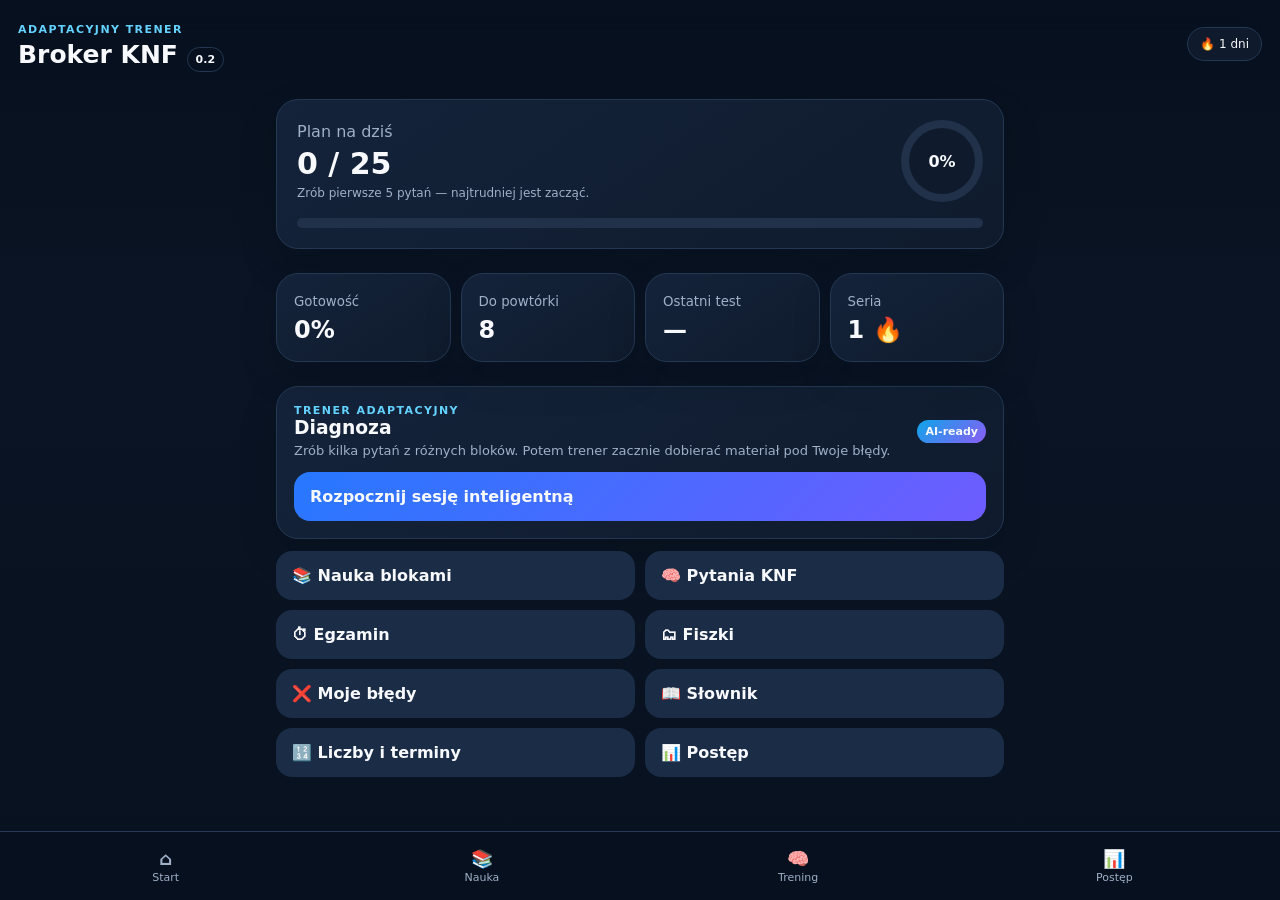
<file: index.backup.html>
<!doctype html>
<html lang="pl">
<head>
<meta charset="utf-8">
<meta name="viewport" content="width=device-width,initial-scale=1,viewport-fit=cover">
<meta name="theme-color" content="#0b1220">
<meta name="apple-mobile-web-app-capable" content="yes">
<meta name="apple-mobile-web-app-status-bar-style" content="black-translucent">
<meta name="apple-mobile-web-app-title" content="Broker KNF">
<link rel="manifest" href="manifest.webmanifest">
<link rel="apple-touch-icon" href="icon-192.png">
<title>Broker KNF 0.2</title>
<style>
:root{--bg:#07111f;--panel:#0f1b2d;--panel2:#14233a;--text:#f7f9fc;--muted:#9fb0c7;--accent:#64d2ff;--good:#4ade80;--bad:#fb7185;--warn:#fbbf24;--line:#243852;--r:22px}*{box-sizing:border-box}body{margin:0;font-family:-apple-system,BlinkMacSystemFont,"SF Pro Display",Inter,system-ui,sans-serif;background:linear-gradient(180deg,#06101d,#0a1424 35%,#07111f);color:var(--text);min-height:100vh;padding-bottom:90px}button{font:inherit;color:inherit}.top{padding:calc(18px + env(safe-area-inset-top)) 18px 10px;display:flex;justify-content:space-between;align-items:center;position:sticky;top:0;z-index:5;background:rgba(7,17,31,.88);backdrop-filter:blur(18px)}.brand small,.eyebrow{font-size:11px;letter-spacing:.13em;color:var(--accent);font-weight:800}.brand h1{margin:3px 0 0;font-size:25px}.chip{border:1px solid var(--line);background:var(--panel);padding:9px 12px;border-radius:999px;font-size:12px}.shell{padding:8px 16px 24px;max-width:760px;margin:auto}.view{display:none}.view.active{display:block}.card{background:linear-gradient(145deg,var(--panel2),var(--panel));border:1px solid var(--line);border-radius:var(--r);padding:17px;margin:12px 0;box-shadow:0 16px 40px rgba(0,0,0,.14)}.hero{padding:20px}.heroTop{display:flex;justify-content:space-between;gap:12px;align-items:center}.hero h2{font-size:30px;margin:5px 0}.muted{color:var(--muted)}.ring{width:82px;height:82px;border-radius:50%;display:grid;place-items:center;background:conic-gradient(var(--accent) var(--p,0%),#203149 0);position:relative}.ring:after{content:"";position:absolute;inset:8px;border-radius:50%;background:var(--panel)}.ring span{z-index:1;font-weight:800}.progress{height:10px;background:#203149;border-radius:99px;overflow:hidden}.progress i{display:block;height:100%;width:0;background:linear-gradient(90deg,var(--accent),#a78bfa);border-radius:99px}.grid{display:grid;grid-template-columns:repeat(2,1fr);gap:10px}.metric strong{display:block;font-size:24px;margin-top:6px}.metric small{color:var(--muted)}.actions{display:grid;gap:10px}.btn,button.primary,button.secondary{border:0;border-radius:16px;padding:15px 16px;background:#1a2c46;text-align:left;font-weight:750}.primary{background:linear-gradient(135deg,#2778ff,#6e5cff)!important}.secondary{background:#17263b!important}.btn:active,button:active{transform:scale(.985)}.sectionHead{display:flex;align-items:center;gap:11px;margin:8px 0 12px}.back{width:42px;height:42px;border-radius:14px;border:1px solid var(--line);background:var(--panel);font-size:28px}.sectionHead h2{margin:2px 0}.topic{display:flex;justify-content:space-between;gap:14px;align-items:center}.topic .pct{font-weight:800;color:var(--accent)}.topic h3{margin:0 0 5px}.topic p{margin:0;font-size:13px}.tag{display:inline-block;padding:5px 8px;border-radius:999px;background:#1b3150;color:#b7dafa;font-size:11px;margin-right:5px}.qmeta{display:flex;justify-content:space-between;font-size:12px;color:var(--muted);margin-bottom:10px}.question{font-size:20px;font-weight:750;line-height:1.3;margin:8px 0 16px}.option{width:100%;border:1px solid var(--line);background:#112139;border-radius:15px;padding:13px;margin:6px 0;text-align:left}.option.correct{border-color:var(--good);background:rgba(74,222,128,.11)}.option.wrong{border-color:var(--bad);background:rgba(251,113,133,.11)}.feedback{border-left:3px solid var(--accent);padding:3px 0 3px 12px;margin-top:15px;line-height:1.45}.source{font-size:12px;color:var(--muted);margin-top:8px}.row{display:flex;gap:8px;flex-wrap:wrap}.row button{flex:1;min-width:120px}.good{color:var(--good)}.bad{color:var(--bad)}.warn{color:var(--warn)}.lesson{line-height:1.55}.lesson h3{margin-top:0}.flash{min-height:220px;display:grid;place-items:center;text-align:center;cursor:pointer}.flash .front{font-size:21px;font-weight:750}.flash .back{font-size:18px;color:#dbeafe}.pill{font-size:11px;padding:5px 8px;border:1px solid var(--line);border-radius:999px}.bottom{position:fixed;left:0;right:0;bottom:0;padding:8px 10px calc(8px + env(safe-area-inset-bottom));display:grid;grid-template-columns:repeat(4,1fr);gap:5px;background:rgba(7,17,31,.93);backdrop-filter:blur(16px);border-top:1px solid var(--line);z-index:10}.bottom button{background:transparent;border:0;padding:8px 3px;font-size:11px;color:var(--muted)}.bottom button b{display:block;font-size:18px;margin-bottom:2px}.modal{position:fixed;inset:0;background:rgba(0,0,0,.64);display:none;align-items:flex-end;z-index:30}.modal.open{display:flex}.sheet{background:#101d30;border-radius:26px 26px 0 0;padding:20px 16px calc(24px + env(safe-area-inset-bottom));width:100%;max-height:88vh;overflow:auto}.sheet textarea{width:100%;min-height:190px;background:#07111f;color:#e6edf8;border:1px solid var(--line);border-radius:15px;padding:12px;font:13px ui-monospace,monospace}.streak{font-weight:800;color:#fbbf24}.tiny{font-size:12px}.empty{text-align:center;color:var(--muted);padding:30px 10px}.examTimer{font-variant-numeric:tabular-nums;font-size:24px;font-weight:800}.danger{background:#492235!important}.aiBadge{background:linear-gradient(135deg,#0ea5e9,#8b5cf6);padding:5px 8px;border-radius:999px;font-size:11px;font-weight:800}a{color:#9bdcff}@media(min-width:700px){.grid{grid-template-columns:repeat(4,1fr)}.actions{grid-template-columns:repeat(2,1fr)}}
</style>
</head>
<body>
<header class="top"><div class="brand"><small>ADAPTACYJNY TRENER</small><h1>Broker KNF <span class="pill">0.2</span></h1></div><div class="chip">🔥 <span id="streakTop">0</span> dni</div></header>
<main class="shell">
<section id="dashboard" class="view active">
  <div class="card hero"><div class="heroTop"><div><div class="muted">Plan na dziś</div><h2><span id="todayDone">0</span> / <span id="dailyGoal">25</span></h2><div class="tiny muted" id="motivation">Zacznij od krótkiej sesji.</div></div><div class="ring" id="ring"><span id="readiness">0%</span></div></div><div class="progress" style="margin-top:16px"><i id="todayBar"></i></div></div>
  <div class="grid"><div class="card metric"><small>Gotowość</small><strong id="readyMetric">0%</strong></div><div class="card metric"><small>Do powtórki</small><strong id="dueMetric">0</strong></div><div class="card metric"><small>Ostatni test</small><strong id="lastScore">—</strong></div><div class="card metric"><small>Seria</small><strong><span id="streakMetric">0</span> 🔥</strong></div></div>
  <div class="card"><div class="topic"><div><div class="eyebrow">TRENER ADAPTACYJNY</div><h3 id="coachTitle">Diagnoza</h3><p class="muted" id="coachText">Najpierw poznamy Twoje mocne i słabe obszary.</p></div><span class="aiBadge">AI-ready</span></div><button class="primary" id="smartStart" style="width:100%;margin-top:14px">Rozpocznij sesję inteligentną</button></div>
  <div class="actions"><button class="btn" data-go="learn">📚 Nauka blokami</button><button class="btn" data-go="quiz">🧠 Pytania KNF</button><button class="btn" data-go="exam">⏱ Egzamin</button><button class="btn" data-go="flashcards">🗂 Fiszki</button><button class="btn" data-go="mistakes">❌ Moje błędy</button><button class="btn" data-go="glossary">📖 Słownik</button><button class="btn" data-go="numbers">🔢 Liczby i terminy</button><button class="btn" data-go="stats">📊 Postęp</button></div>
</section>
<section id="learn" class="view"><div class="sectionHead"><button class="back" data-go="dashboard">‹</button><div><div class="eyebrow">PROGRAM NAUKI</div><h2>Bloki tematyczne</h2></div></div><div id="blocks"></div></section>
<section id="lesson" class="view"><div class="sectionHead"><button class="back" data-go="learn">‹</button><div><div class="eyebrow">MIKROLEKCJA</div><h2 id="lessonTitle">Lekcja</h2></div></div><div id="lessonBody"></div></section>
<section id="quiz" class="view"><div class="sectionHead"><button class="back" data-go="dashboard">‹</button><div><div class="eyebrow">ADAPTACYJNE PYTANIA</div><h2>Trening</h2></div></div><div class="row"><button class="secondary" id="modeSmart">🎯 Inteligentny</button><button class="secondary" id="modeRandom">🔀 Losowy</button><button class="secondary" id="modeWeak">🩹 Słabe tematy</button></div><div id="quizBox"></div></section>
<section id="exam" class="view"><div class="sectionHead"><button class="back" data-go="dashboard">‹</button><div><div class="eyebrow">SYMULACJA KNF</div><h2>Egzamin</h2></div></div><div class="card"><p>Docelowy format: <strong>100 pytań / 120 minut / próg 75 pkt</strong>. W wersji 0.2 baza jest jeszcze mała, więc symulacja wykorzystuje dostępne pytania.</p><div class="row"><button class="primary" id="startExam">Rozpocznij</button><span class="examTimer" id="timer">120:00</span></div></div><div id="examBox"></div></section>
<section id="flashcards" class="view"><div class="sectionHead"><button class="back" data-go="dashboard">‹</button><div><div class="eyebrow">SPACED REPETITION</div><h2>Fiszki</h2></div></div><div id="flashBox"></div></section>
<section id="mistakes" class="view"><div class="sectionHead"><button class="back" data-go="dashboard">‹</button><div><div class="eyebrow">TWÓJ PROFIL BŁĘDÓW</div><h2>Moje błędy</h2></div></div><div id="mistakesBox"></div></section>
<section id="glossary" class="view"><div class="sectionHead"><button class="back" data-go="dashboard">‹</button><div><div class="eyebrow">SZYBKIE POWTÓRKI</div><h2>Słownik</h2></div></div><div id="glossaryBox"></div></section>
<section id="numbers" class="view"><div class="sectionHead"><button class="back" data-go="dashboard">‹</button><div><div class="eyebrow">PAMIĘCIOWE</div><h2>Liczby i terminy</h2></div></div><div id="numbersBox"></div></section>
<section id="stats" class="view"><div class="sectionHead"><button class="back" data-go="dashboard">‹</button><div><div class="eyebrow">ANALIZA</div><h2>Postęp</h2></div></div><div id="statsBox"></div></section>
</main>
<nav class="bottom"><button data-go="dashboard"><b>⌂</b>Start</button><button data-go="learn"><b>📚</b>Nauka</button><button data-go="quiz"><b>🧠</b>Trening</button><button data-go="stats"><b>📊</b>Postęp</button></nav>
<div class="modal" id="aiModal"><div class="sheet"><div class="topic"><div><div class="eyebrow">TUTOR AI</div><h2 style="margin:3px 0">Pomóż mi zrozumieć</h2></div><button class="back" id="closeAi">×</button></div><p class="muted">Na razie bez płatnego API: aplikacja przygotowuje precyzyjny prompt do ChatGPT. W kolejnej wersji możemy podłączyć bezpośrednią rozmowę przez bezpieczny backend.</p><textarea id="aiPrompt"></textarea><div class="row"><button class="primary" id="copyPrompt">Kopiuj prompt</button><button class="secondary" id="openChat">Otwórz ChatGPT</button></div></div></div>
<script>
const SOURCES={exam:"Rozporządzenie MF z 23.04.2019 r., Dz.U. 2019 poz. 879",distribution:"Ustawa o dystrybucji ubezpieczeń — t.j. Dz.U. 2026 poz. 12"};
const blocks=[
{id:'broker',title:'Broker i dystrybucja',desc:'Rola brokera, obowiązki, potrzeby klienta, dokumentacja.',priority:5,lesson:['Broker działa w interesie klienta i uczestniczy w dystrybucji ubezpieczeń.','W praktyce egzaminacyjnej trzeba łączyć definicje ustawowe z obowiązkami informacyjnymi i procesem rekomendacji.','Ucz się nie tylko „co”, ale też „kiedy” i „wobec kogo” powstaje dany obowiązek.']},
{id:'civil',title:'Prawo cywilne i umowa ubezpieczenia',desc:'Zobowiązania, szkoda, odpowiedzialność, KC, OWU.',priority:5,lesson:['Ten blok jest bazą dla wielu pytań sytuacyjnych.','Rozdzielaj: odpowiedzialność kontraktową, deliktową i samą odpowiedzialność ubezpieczyciela z umowy.','Przy pytaniach o umowę zawsze identyfikuj strony, przedmiot, zdarzenie i skutek prawny.']},
{id:'mandatory',title:'Ubezpieczenia obowiązkowe, UFG i PBUK',desc:'OC komunikacyjne, UFG, PBUK i mechanizmy ochronne.',priority:5,lesson:['Najpierw ustal, czy dane ubezpieczenie jest obowiązkowe.','Następnie rozróżnij role zakładu ubezpieczeń, UFG i PBUK.','Pytania często badają właściwy podmiot oraz sytuację, w której uruchamia się jego odpowiedzialność.']},
{id:'products',title:'Produkty i ryzyko',desc:'Majątkowe, osobowe, CAR/EAR, MB, analiza ryzyka.',priority:4,lesson:['Nie ucz się samych skrótów — wiąż produkt z rodzajem ryzyka.','W analizie ryzyka rozdziel identyfikację, ocenę, kontrolę i transfer.','Przy produktach technicznych zwracaj uwagę na przedmiot ochrony i typowe wyłączenia.']},
{id:'reinsurance',title:'Reasekuracja i koasekuracja',desc:'Fakultatywna, treaty, fronting, podział ryzyka.',priority:3,lesson:['Koasekuracja dzieli ryzyko pomiędzy ubezpieczycieli na poziomie pierwotnej ochrony.','Reasekuracja przenosi część ryzyka zakładu ubezpieczeń na reasekuratora.','Na egzaminie rozróżniaj mechanizm, strony relacji i skutek dla ubezpieczającego.']},
{id:'finance',title:'Finanse i wypłacalność',desc:'SCR, MCR, rezerwy, bilans, rachunek wyników.',priority:3,lesson:['SCR i MCR dotyczą wymogów kapitałowych zakładu ubezpieczeń.','W pytaniach finansowych zacznij od ustalenia, czy chodzi o wypłacalność, rachunkowość czy rentowność.','Nie mieszaj rezerw techniczno-ubezpieczeniowych ze środkami własnymi.']},
{id:'history',title:'Historia i rynek',desc:'Historia ubezpieczeń i podstawowe dane rynkowe.',priority:2,lesson:['Ten dział ma niższy priorytet niż aktualne prawo, ale potrafi dać łatwe punkty.','Fakty historyczne najlepiej zapamiętywać jako krótką oś czasu.','Statystyki zawsze oznaczamy rokiem źródłowym, aby nie utrwalać nieaktualnych danych.']},
{id:'exam',title:'Technika egzaminacyjna',desc:'Format egzaminu, strategia czasu, pułapki.',priority:4,lesson:['Egzamin ma 100 pytań jednokrotnego wyboru i trwa 120 minut.','Do zdania potrzeba co najmniej 75 punktów.','Ćwicz tempo: średnio 72 sekundy na pytanie, ale zostaw czas na powrót do trudnych pozycji.']}
];
const questions=[
{id:'e1',topic:'exam',q:'Ile pytań zawiera egzamin dla brokerów ubezpieczeniowych?',o:['75','80','100','120'],a:2,why:'Rozporządzenie określa test jednokrotnego wyboru składający się ze 100 pytań.',src:SOURCES.exam},
{id:'e2',topic:'exam',q:'Ile trwa egzamin brokerski?',o:['90 minut','100 minut','120 minut','150 minut'],a:2,why:'Zgodnie z § 16 rozporządzenia egzamin trwa 120 minut.',src:SOURCES.exam},
{id:'e3',topic:'exam',q:'Jaki minimalny wynik oznacza zdanie egzaminu?',o:['70 pkt','75 pkt','80 pkt','85 pkt'],a:1,why:'Warunkiem zdania egzaminu jest uzyskanie co najmniej 75 punktów.',src:SOURCES.exam},
{id:'e4',topic:'exam',q:'Jak punktowana jest odpowiedź nieprawidłowa albo brak odpowiedzi?',o:['−1 pkt','−0,5 pkt','0 pkt','1 pkt'],a:2,why:'Prawidłowa odpowiedź daje 1 punkt, a odpowiedź błędna lub brak odpowiedzi — 0 punktów.',src:SOURCES.exam},
{id:'r1',topic:'reinsurance',q:'Który mechanizm polega na przeniesieniu części ryzyka zakładu ubezpieczeń na reasekuratora?',o:['Koasekuracja','Reasekuracja','Cesja wierzytelności','Subrogacja'],a:1,why:'Reasekuracja jest mechanizmem transferu ryzyka z zakładu ubezpieczeń do reasekuratora.',src:'Zakres tematyczny egzaminu — załącznik nr 2 do rozporządzenia'},
{id:'r2',topic:'reinsurance',q:'Co najlepiej opisuje koasekurację?',o:['Podział jednego ryzyka pomiędzy kilku ubezpieczycieli','Sprzedaż polisy przez dwóch brokerów','Przejęcie szkody przez UFG','Cesja praw z polisy'],a:0,why:'W koasekuracji to samo ryzyko jest obejmowane ochroną przez więcej niż jednego ubezpieczyciela.',src:'Zakres tematyczny egzaminu — reasekuracja i koasekuracja'},
{id:'f1',topic:'finance',q:'Co oznacza skrót SCR w systemie wypłacalności zakładów ubezpieczeń?',o:['Wymóg kapitałowy wypłacalności','Minimalny wymóg kapitałowy','Rezerwę na szkody','Współczynnik szkodowości'],a:0,why:'SCR to Solvency Capital Requirement — kapitałowy wymóg wypłacalności.',src:'Zakres tematyczny egzaminu — wypłacalność zakładów ubezpieczeń'},
{id:'f2',topic:'finance',q:'Co oznacza skrót MCR?',o:['Maksymalną rezerwę kapitałową','Minimalny wymóg kapitałowy','Marżę kosztową reasekuratora','Miernik ryzyka kredytowego'],a:1,why:'MCR to Minimum Capital Requirement — minimalny wymóg kapitałowy.',src:'Zakres tematyczny egzaminu — wypłacalność zakładów ubezpieczeń'},
{id:'p1',topic:'products',q:'Który etap zarządzania ryzykiem powinien poprzedzać jego ocenę?',o:['Identyfikacja ryzyka','Likwidacja szkody','Regres','Reasekuracja'],a:0,why:'Najpierw trzeba zidentyfikować ryzyko; dopiero później można je ocenić i dobrać metodę postępowania.',src:'Zakres tematyczny egzaminu — zarządzanie ryzykiem'},
{id:'p2',topic:'products',q:'Jaki jest podstawowy cel transferu ryzyka przez ubezpieczenie?',o:['Usunięcie możliwości zdarzenia','Przeniesienie ekonomicznych skutków określonego ryzyka','Zwiększenie prawdopodobieństwa szkody','Zastąpienie zarządzania ryzykiem'],a:1,why:'Ubezpieczenie nie usuwa samego zdarzenia; pozwala przenieść określone skutki finansowe ryzyka na ubezpieczyciela.',src:'Zakres tematyczny egzaminu — funkcje ubezpieczeń i zarządzanie ryzykiem'},
{id:'b1',topic:'broker',q:'Co powinno poprzedzać rekomendację rozwiązania ubezpieczeniowego klientowi?',o:['Analiza wymagań i potrzeb klienta','Wybór najwyższej prowizji','Automatyczne odnowienie polisy','Rezygnacja z dokumentacji'],a:0,why:'Dystrybucja ubezpieczeń wymaga uwzględnienia wymagań i potrzeb klienta; rekomendacja powinna do nich odpowiadać.',src:SOURCES.distribution},
{id:'b2',topic:'broker',q:'Który dokument służy w praktyce brokerskiej do przedstawienia ryzyka i oczekiwanych warunków ochrony ubezpieczycielom?',o:['Slip brokerski','Akt notarialny','Deklaracja CIT','Karta pojazdu'],a:0,why:'Slip brokerski porządkuje informacje o ryzyku i oczekiwanym zakresie ochrony dla rynku ubezpieczeniowego.',src:'Zakres tematyczny egzaminu — dokumentacja brokerska'}
];
const glossary=[['OWU','Ogólne Warunki Ubezpieczenia.'],['SCR','Solvency Capital Requirement — kapitałowy wymóg wypłacalności.'],['MCR','Minimum Capital Requirement — minimalny wymóg kapitałowy.'],['Slip brokerski','Dokument opisujący ryzyko i oczekiwane warunki ochrony.'],['Koasekuracja','Objęcie jednego ryzyka ochroną przez kilku ubezpieczycieli.'],['Reasekuracja','Transfer części ryzyka zakładu ubezpieczeń do reasekuratora.'],['UFG','Ubezpieczeniowy Fundusz Gwarancyjny.'],['PBUK','Polskie Biuro Ubezpieczycieli Komunikacyjnych.']];
const flashcards=[['100','Liczba pytań na egzaminie brokerskim.','exam'],['120 min','Czas trwania egzaminu.','exam'],['75 pkt','Minimalny wynik wymagany do zdania.','exam'],['SCR','Kapitałowy wymóg wypłacalności.','finance'],['MCR','Minimalny wymóg kapitałowy.','finance'],['Reasekuracja','Transfer części ryzyka ubezpieczyciela do reasekuratora.','reinsurance'],['Koasekuracja','Podział jednego ryzyka między kilku ubezpieczycieli.','reinsurance'],['Slip','Opis ryzyka i oczekiwanych warunków przekazywany rynkowi.','broker']].map((x,i)=>({id:'fc'+i,front:x[0],back:x[1],topic:x[2]}));
const DEFAULT={dailyGoal:25,history:{},qstats:{},fstats:{},lastScore:null,examScores:[],lastActive:null,streak:0,total:0};
let state=load();let currentQ=null,answered=false,quizMode='smart',exam=null,timerInt=null,flashIndex=0,flashShown=false;
function load(){try{return Object.assign({},DEFAULT,JSON.parse(localStorage.getItem('brokerKNF02')||'{}'))}catch(e){return {...DEFAULT}}}function save(){localStorage.setItem('brokerKNF02',JSON.stringify(state))}function day(){return new Date().toISOString().slice(0,10)}
function touch(){const d=day();if(state.lastActive!==d){const y=new Date();y.setDate(y.getDate()-1);const yd=y.toISOString().slice(0,10);state.streak=state.lastActive===yd?state.streak+1:1;state.lastActive=d;save()}}
function todayCount(){return state.history[day()]||0}function incToday(){touch();state.history[day()]=(state.history[day()]||0)+1;state.total++;save()}
function topicStat(id){const qs=questions.filter(q=>q.topic===id);let seen=0,ok=0,wrong=0;qs.forEach(q=>{const s=state.qstats[q.id]||{};seen+=s.seen||0;ok+=s.correct||0;wrong+=s.wrong||0});const attempts=ok+wrong;return{seen,ok,wrong,acc:attempts?Math.round(ok/attempts*100):0,attempts}}
function readiness(){let weighted=0,w=0;blocks.forEach(b=>{const s=topicStat(b.id);const val=s.attempts?Math.min(100,s.acc*(Math.min(1,s.attempts/3))):0;weighted+=val*b.priority;w+=b.priority});return Math.round(weighted/(w||1))}
function dueCount(){return Object.values(state.qstats).filter(s=>s.wrong>0 && (!s.correct||s.wrong>=s.correct)).length + flashcards.filter(f=>{const s=state.fstats[f.id];return !s||!s.due||s.due<=Date.now()}).length}
function motivation(done){if(done===0)return'Zrób pierwsze 5 pytań — najtrudniej jest zacząć.';if(done<state.dailyGoal/2)return`Dobra seria. Jeszcze ${state.dailyGoal-done} do celu.`;if(done<state.dailyGoal)return`Ponad połowa za Tobą. Zostało ${state.dailyGoal-done}.`;return'Cel dzienny wykonany. Każde kolejne pytanie to bonus.'}
function coach(){const stats=blocks.map(b=>({b,s:topicStat(b.id)}));const attempted=stats.filter(x=>x.s.attempts>=2);if(!attempted.length)return['Diagnoza','Zrób kilka pytań z różnych bloków. Potem trener zacznie dobierać materiał pod Twoje błędy.'];attempted.sort((a,b)=>a.s.acc-b.s.acc);const w=attempted[0];return[`Priorytet: ${w.b.title}`,`Skuteczność ${w.s.acc}%. Trener będzie częściej wracał do tego bloku i mieszał pytania z podobnymi zagadnieniami.`]}
function renderDashboard(){const done=todayCount(),r=readiness(),c=coach();$('#todayDone').textContent=done;$('#dailyGoal').textContent=state.dailyGoal;$('#todayBar').style.width=Math.min(100,done/state.dailyGoal*100)+'%';$('#motivation').textContent=motivation(done);$('#readiness').textContent=r+'%';$('#ring').style.setProperty('--p',r+'%');$('#readyMetric').textContent=r+'%';$('#dueMetric').textContent=dueCount();$('#lastScore').textContent=state.lastScore==null?'—':state.lastScore+'%';$('#streakTop').textContent=state.streak;$('#streakMetric').textContent=state.streak;$('#coachTitle').textContent=c[0];$('#coachText').textContent=c[1]}
function $(s){return document.querySelector(s)}function $all(s){return [...document.querySelectorAll(s)]}function go(id){$all('.view').forEach(v=>v.classList.remove('active'));$('#'+id).classList.add('active');if(id==='dashboard')renderDashboard();if(id==='learn')renderBlocks();if(id==='quiz')renderQuiz();if(id==='flashcards')renderFlash();if(id==='mistakes')renderMistakes();if(id==='glossary')renderGlossary();if(id==='numbers')renderNumbers();if(id==='stats')renderStats();scrollTo(0,0)}
function renderBlocks(){const box=$('#blocks');box.innerHTML='';blocks.forEach(b=>{const s=topicStat(b.id);const pct=s.attempts?s.acc:0;box.insertAdjacentHTML('beforeend',`<div class="card topic"><div><h3>${b.title}</h3><p class="muted">${b.desc}</p><div style="margin-top:8px"><span class="tag">priorytet ${b.priority}/5</span><span class="tag">${s.attempts} prób</span></div></div><div><div class="pct">${pct}%</div><button class="secondary tiny" onclick="openLesson('${b.id}')">Otwórz</button></div></div>`)});}
window.openLesson=function(id){const b=blocks.find(x=>x.id===id);$('#lessonTitle').textContent=b.title;$('#lessonBody').innerHTML=`<div class="card lesson"><h3>W tej lekcji</h3>${b.lesson.map(x=>`<p>${x}</p>`).join('')}<p class="source">Ten moduł będzie rozbudowywany o pełne opracowania i podstawy prawne.</p></div><button class="primary" style="width:100%" onclick="startTopic('${id}')">Przećwicz ten blok</button>`;go('lesson')};
window.startTopic=function(id){quizMode='topic:'+id;go('quiz')}
function weight(q){const s=state.qstats[q.id]||{seen:0,correct:0,wrong:0};if(quizMode.startsWith('topic:'))return q.topic===quizMode.split(':')[1]?100:-1;if(quizMode==='random')return Math.random()*10;if(quizMode==='weak'){const ts=topicStat(q.topic);return (100-ts.acc)+s.wrong*20+Math.random()*10}return 25+(s.seen?0:45)+s.wrong*35-s.correct*8+blocks.find(b=>b.id===q.topic).priority*5+Math.random()*15}
function pickQuestion(exclude=[]){const pool=questions.filter(q=>!exclude.includes(q.id)).map(q=>({q,w:weight(q)})).filter(x=>x.w>=0).sort((a,b)=>b.w-a.w);return pool.length?pool[0].q:null}
function renderQuiz(){answered=false;currentQ=pickQuestion();drawQuestion(currentQ,$('#quizBox'),false)}
function drawQuestion(q,box,isExam){if(!q){box.innerHTML='<div class="card empty">Brak pytań w tym zestawie.</div>';return}const ts=topicStat(q.topic);box.innerHTML=`<div class="card"><div class="qmeta"><span>${blocks.find(b=>b.id===q.topic)?.title||q.topic}</span><span>opanowanie ${ts.acc}%</span></div><div class="question">${q.q}</div><div id="opts">${q.o.map((o,i)=>`<button class="option" data-i="${i}">${String.fromCharCode(65+i)}. ${o}</button>`).join('')}</div><div id="fb"></div></div>`;box.querySelectorAll('.option').forEach(b=>b.onclick=()=>answer(q,+b.dataset.i,box,isExam));}
function answer(q,i,box,isExam){if(isExam){if(exam.answers[q.id]!=null)return;exam.answers[q.id]=i;box.querySelectorAll('.option').forEach((b,j)=>{if(j===i)b.style.borderColor='#64d2ff'});setTimeout(()=>nextExam(),180);return}if(answered)return;answered=true;incToday();const ok=i===q.a,s=state.qstats[q.id]||(state.qstats[q.id]={seen:0,correct:0,wrong:0});s.seen++;ok?s.correct++:s.wrong++;s.last=Date.now();save();box.querySelectorAll('.option').forEach((b,j)=>{b.disabled=true;if(j===q.a)b.classList.add('correct');if(j===i&&!ok)b.classList.add('wrong')});$('#fb').innerHTML=`<div class="feedback"><strong class="${ok?'good':'bad'}">${ok?'Dobrze.':'To warto utrwalić.'}</strong><br>${q.why}<div class="source">Źródło/zakres: ${q.src}</div></div><div class="row" style="margin-top:14px"><button class="secondary" id="aiHelp">🤖 Wyjaśnij z AI</button><button class="primary" id="nextQ">Następne pytanie</button></div>`;$('#aiHelp').onclick=()=>openAI(q,i);$('#nextQ').onclick=()=>renderQuiz();renderDashboard()}
function openAI(q,i){const chosen=i==null?'nie podano':q.o[i];$('#aiPrompt').value=`Przygotowuję się do egzaminu na brokera ubezpieczeniowego KNF w grudniu 2026.\n\nPytanie: ${q.q}\nMoja odpowiedź: ${chosen}\nPrawidłowa odpowiedź w mojej bazie: ${q.o[q.a]}\nWyjaśnienie z bazy: ${q.why}\nŹródło/zakres: ${q.src}\n\nWytłumacz mi to jak tutor: 1) prostym językiem, 2) wskaż regułę lub podstawę prawną, jeśli dotyczy, 3) wyjaśnij dlaczego moja odpowiedź jest błędna, 4) podaj przykład, 5) zadaj mi na końcu 2 podobne pytania kontrolne bez podawania odpowiedzi od razu. Zweryfikuj aktualność prawa na 2026 r.`;$('#aiModal').classList.add('open')}
function renderFlash(){const due=flashcards.filter(f=>{const s=state.fstats[f.id];return !s||!s.due||s.due<=Date.now()});const list=due.length?due:flashcards;flashIndex%=list.length;const f=list[flashIndex];flashShown=false;$('#flashBox').innerHTML=`<div class="card flash" id="flashCard"><div><div class="tag">${blocks.find(b=>b.id===f.topic)?.title||f.topic}</div><div class="front" style="margin-top:22px">${f.front}</div><div class="muted tiny" style="margin-top:18px">Dotknij, aby odkryć odpowiedź</div></div></div><div class="row"><button class="danger secondary" id="again">Jeszcze nie</button><button class="primary" id="know">Umiem</button></div>`;$('#flashCard').onclick=()=>{flashShown=!flashShown;$('#flashCard').innerHTML=flashShown?`<div><div class="back">${f.back}</div></div>`:`<div><div class="front">${f.front}</div></div>`};$('#again').onclick=()=>rateFlash(f,false);$('#know').onclick=()=>rateFlash(f,true)}
function rateFlash(f,ok){incToday();const s=state.fstats[f.id]||(state.fstats[f.id]={level:0});s.level=ok?Math.min(6,(s.level||0)+1):0;const days=ok?[1,2,4,7,14,30,60][s.level]||30:0;s.due=Date.now()+days*86400000;save();flashIndex++;renderFlash()}
function renderMistakes(){const bad=questions.map(q=>({q,s:state.qstats[q.id]})).filter(x=>x.s&&x.s.wrong>0).sort((a,b)=>(b.s.wrong-b.s.correct)-(a.s.wrong-a.s.correct));$('#mistakesBox').innerHTML=bad.length?bad.map(x=>`<div class="card"><div class="tag">${blocks.find(b=>b.id===x.q.topic)?.title}</div><h3>${x.q.q}</h3><p class="muted">Błędy: ${x.s.wrong} · poprawne: ${x.s.correct}</p><div class="row"><button class="secondary" onclick="practiceOne('${x.q.id}')">Powtórz</button><button class="secondary" onclick="aiFor('${x.q.id}')">🤖 Tutor AI</button></div></div>`).join(''):'<div class="card empty">Jeszcze nie masz zapisanych błędów. Świetny moment na trening diagnostyczny.</div>'}
window.practiceOne=id=>{currentQ=questions.find(q=>q.id===id);answered=false;go('quiz');drawQuestion(currentQ,$('#quizBox'),false)};window.aiFor=id=>openAI(questions.find(q=>q.id===id),null);
function renderGlossary(){const box=$('#glossaryBox');box.innerHTML=glossary.map(([a,b])=>`<div class="card"><h3>${a}</h3><p class="muted">${b}</p></div>`).join('')}
function renderNumbers(){$('#numbersBox').innerHTML=`<div class="card"><h3>100 pytań</h3><p class="muted">Test jednokrotnego wyboru.</p></div><div class="card"><h3>120 minut</h3><p class="muted">Czas egzaminu — średnio 72 sekundy na pytanie.</p></div><div class="card"><h3>75 punktów</h3><p class="muted">Minimalny wynik wymagany do zdania egzaminu.</p></div><div class="card"><h3>0 punktów</h3><p class="muted">Za odpowiedź błędną albo brak odpowiedzi.</p></div><div class="source">Źródło: ${SOURCES.exam}</div>`}
function renderStats(){const rows=blocks.map(b=>{const s=topicStat(b.id);return`<div class="card"><div class="topic"><div><h3>${b.title}</h3><p class="muted">${s.attempts} odpowiedzi · ${s.wrong} błędów</p></div><div class="pct">${s.attempts?s.acc:0}%</div></div><div class="progress" style="margin-top:10px"><i style="width:${s.attempts?s.acc:0}%"></i></div></div>`}).join('');const days=Object.entries(state.history).sort().slice(-7).map(([d,n])=>`${d.slice(5)}: ${n}`).join(' · ');$('#statsBox').innerHTML=`<div class="card"><h3>Podsumowanie</h3><p>Łącznie wykonane aktywności: <strong>${state.total}</strong></p><p>Gotowość modelowa: <strong>${readiness()}%</strong></p><p class="muted tiny">To wskaźnik treningowy, nie prognoza wyniku egzaminu.</p><p class="tiny">Ostatnie dni: ${days||'brak danych'}</p></div>${rows}`}
function startExam(){clearInterval(timerInt);exam={list:[],idx:0,answers:{},start:Date.now()};const ids=[];for(let i=0;i<Math.min(questions.length,100);i++){const q=pickQuestion(ids);if(!q)break;ids.push(q.id);exam.list.push(q)};let left=120*60;$('#timer').textContent='120:00';timerInt=setInterval(()=>{left--;$('#timer').textContent=String(Math.floor(left/60)).padStart(2,'0')+':'+String(left%60).padStart(2,'0');if(left<=0)finishExam()},1000);nextExam()}
function nextExam(){if(!exam||exam.idx>=exam.list.length)return finishExam();const q=exam.list[exam.idx++];drawQuestion(q,$('#examBox'),true)}
function finishExam(){if(!exam)return;clearInterval(timerInt);let ok=0;exam.list.forEach(q=>{const a=exam.answers[q.id];const s=state.qstats[q.id]||(state.qstats[q.id]={seen:0,correct:0,wrong:0});s.seen++;if(a===q.a){ok++;s.correct++}else{s.wrong++}});const pct=Math.round(ok/exam.list.length*100);state.lastScore=pct;state.examScores.push({date:day(),score:pct,n:exam.list.length});incToday();save();$('#examBox').innerHTML=`<div class="card"><h2>${ok}/${exam.list.length} · ${pct}%</h2><p>${pct>=75?'W tej symulacji przekroczyłeś próg 75%.':'Poniżej progu 75% — aplikacja zwiększy teraz wagę tematów, w których pojawiły się błędy.'}</p><button class="primary" onclick="go('mistakes')">Przejdź do błędów</button></div>`;exam=null;renderDashboard()}
$all('[data-go]').forEach(b=>b.onclick=()=>go(b.dataset.go));$('#smartStart').onclick=()=>{quizMode='smart';go('quiz')};$('#modeSmart').onclick=()=>{quizMode='smart';renderQuiz()};$('#modeRandom').onclick=()=>{quizMode='random';renderQuiz()};$('#modeWeak').onclick=()=>{quizMode='weak';renderQuiz()};$('#startExam').onclick=startExam;$('#closeAi').onclick=()=>$('#aiModal').classList.remove('open');$('#copyPrompt').onclick=async()=>{await navigator.clipboard.writeText($('#aiPrompt').value);$('#copyPrompt').textContent='Skopiowano ✓';setTimeout(()=>$('#copyPrompt').textContent='Kopiuj prompt',1200)};$('#openChat').onclick=()=>window.open('https://chatgpt.com','_blank');$('#aiModal').onclick=e=>{if(e.target.id==='aiModal')$('#aiModal').classList.remove('open')};touch();renderDashboard();if('serviceWorker'in navigator)navigator.serviceWorker.register('./sw.js').catch(()=>{});
</script>
</body></html>
</file>
